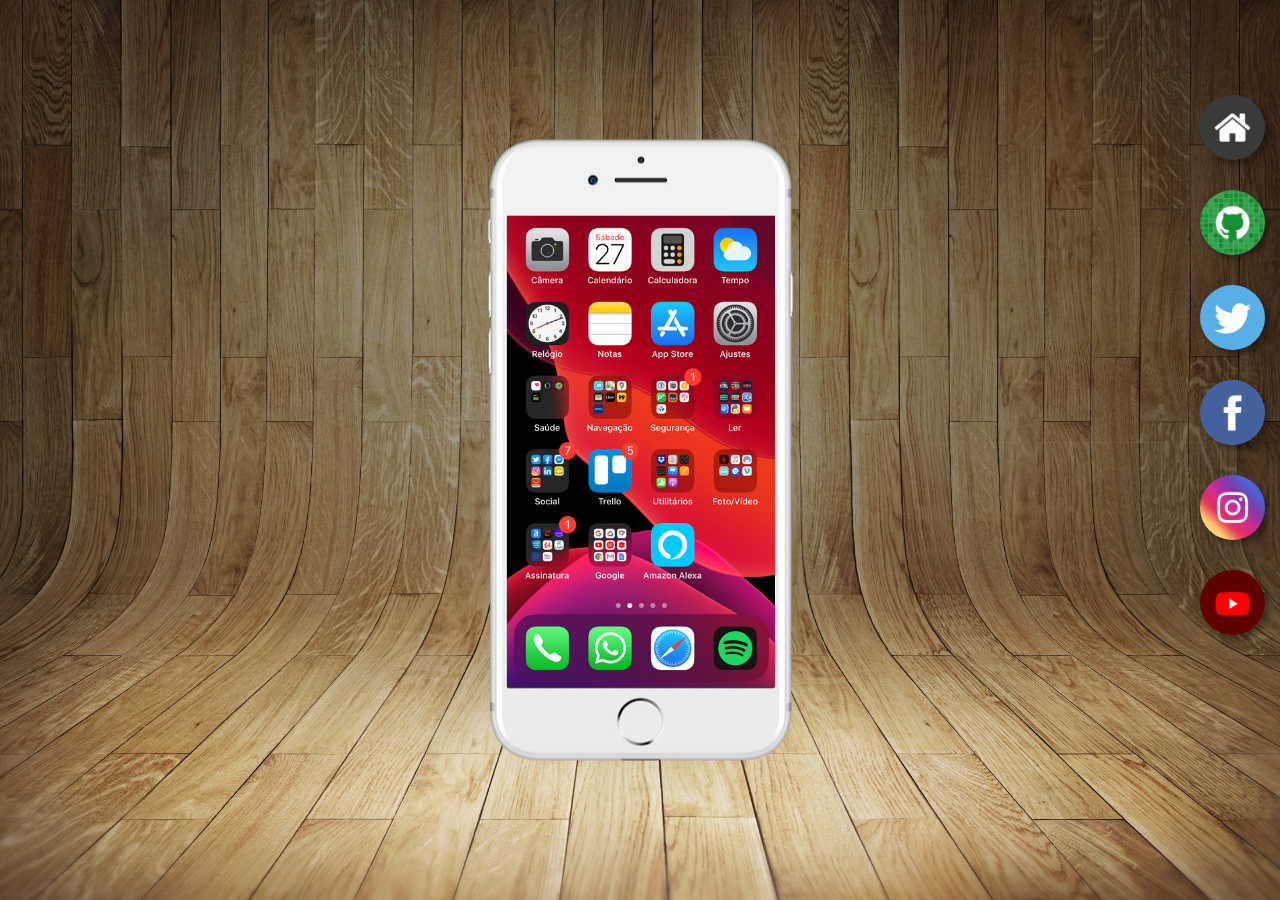
<file: index.html>
<!DOCTYPE html>
<html lang="pt-br">
<head>
    <meta charset="UTF-8">
    <meta http-equiv="X-UA-Compatible" content="IE=edge">
    <meta name="viewport" content="width=device-width, initial-scale=1.0">
    <link rel="shortcut icon" href="favicon.ico" type="image/x-icon">
    <link rel="stylesheet" href="css/style.css">
    <title>Rede sociais</title>
</head>
<body>
    <main>
        <section id="telefone">
            <iframe src="home.html" frameborder="0" class="frame" name="home"></iframe>
        </section>

        <section id="rede-social">
            <a href="home.html" target="home"><img src="imagens/logo-home.jpg" alt="" class="btn"></a>
            <a href="git.html" target="home"><img src="imagens/logo-github.jpg" alt="Logo do Github" class="btn"></a>
            <a href="twitter.html" target="home"><img src="imagens/logo-twitter.jpg" alt="Logo do Twitter" class="btn"></a>
            <a href="facebook.html" target="home"><img src="imagens/logo-facebook.jpg" alt="Logo do Facebook" class="btn"></a>
            <a href="insta.html" target="home"><img src="imagens/logo-instagram.jpg" alt="Logo do Instagram" class="btn"></a>
            <a href="youtube.html" target="home"><img src="imagens/logo-youtube.jpg" alt="Logo Youtube" class="btn"></a>
        </section>
    </main>
</body>
</html>
</file>
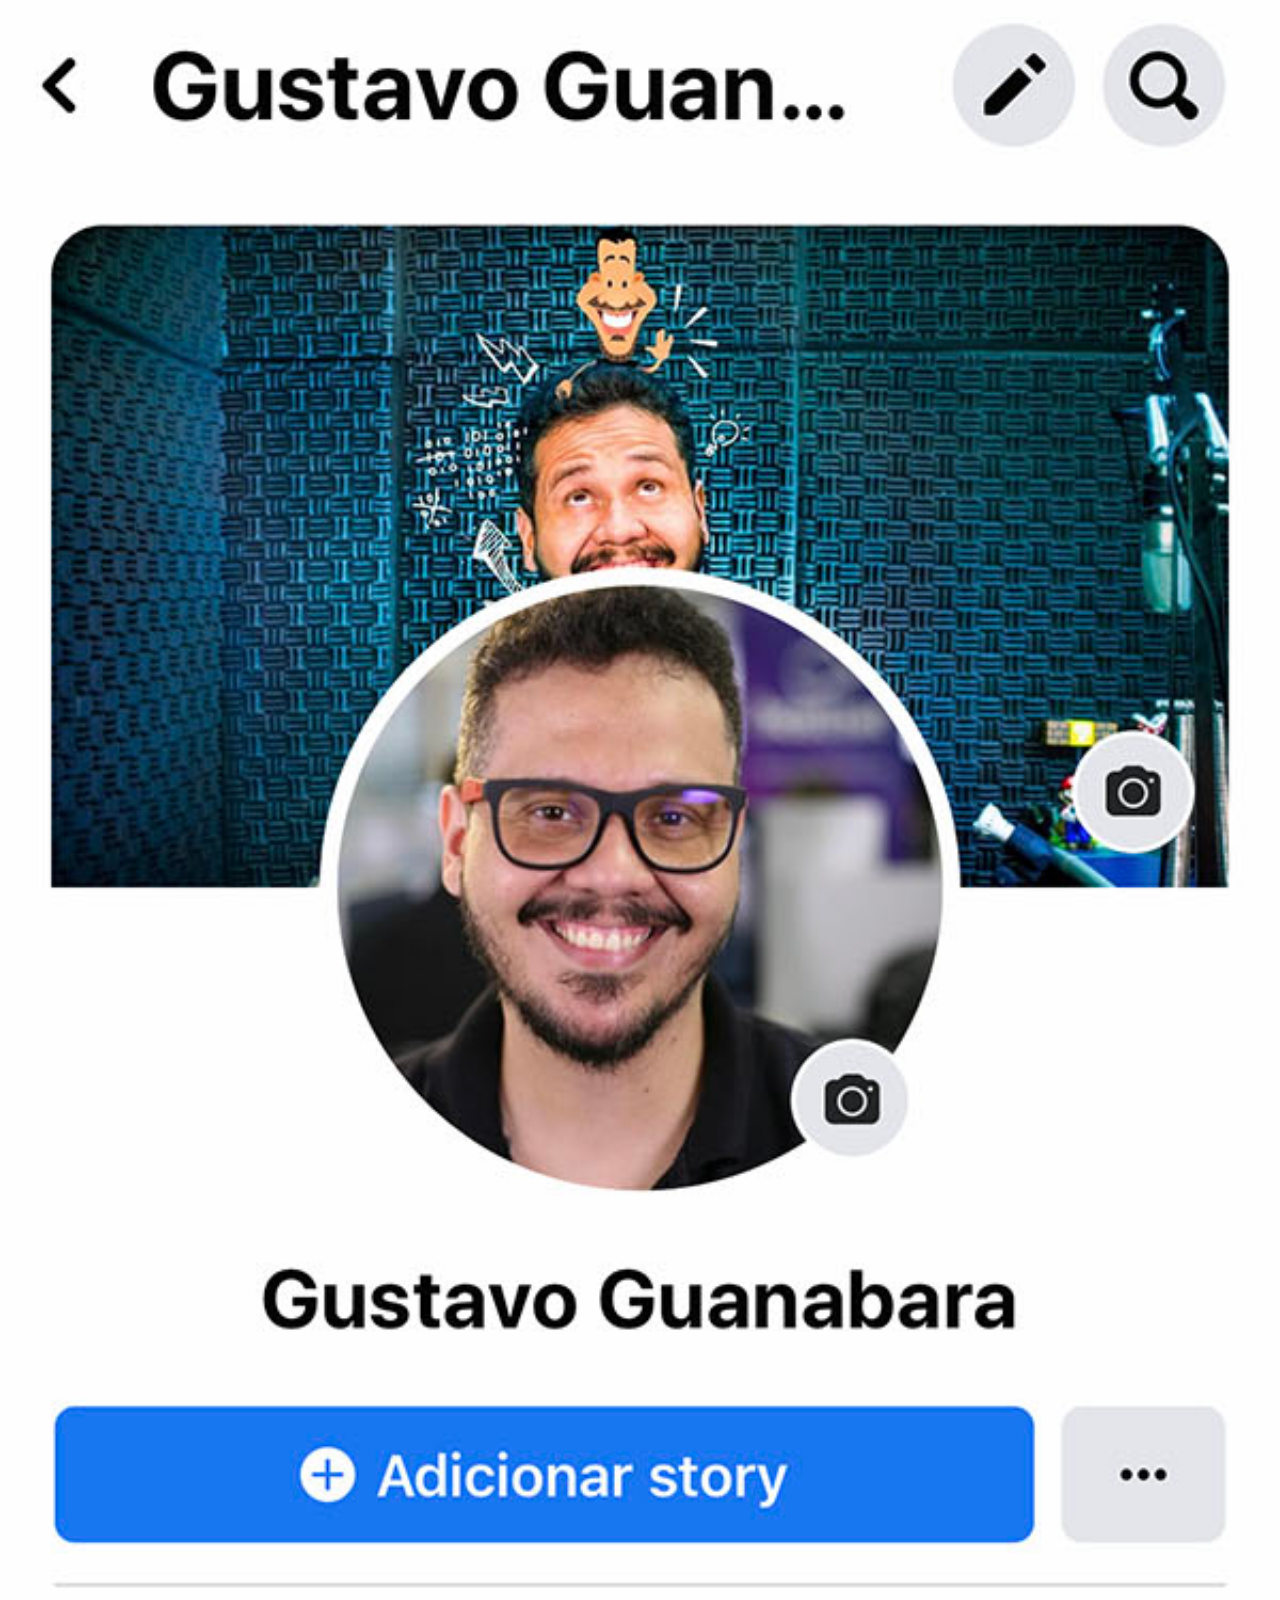
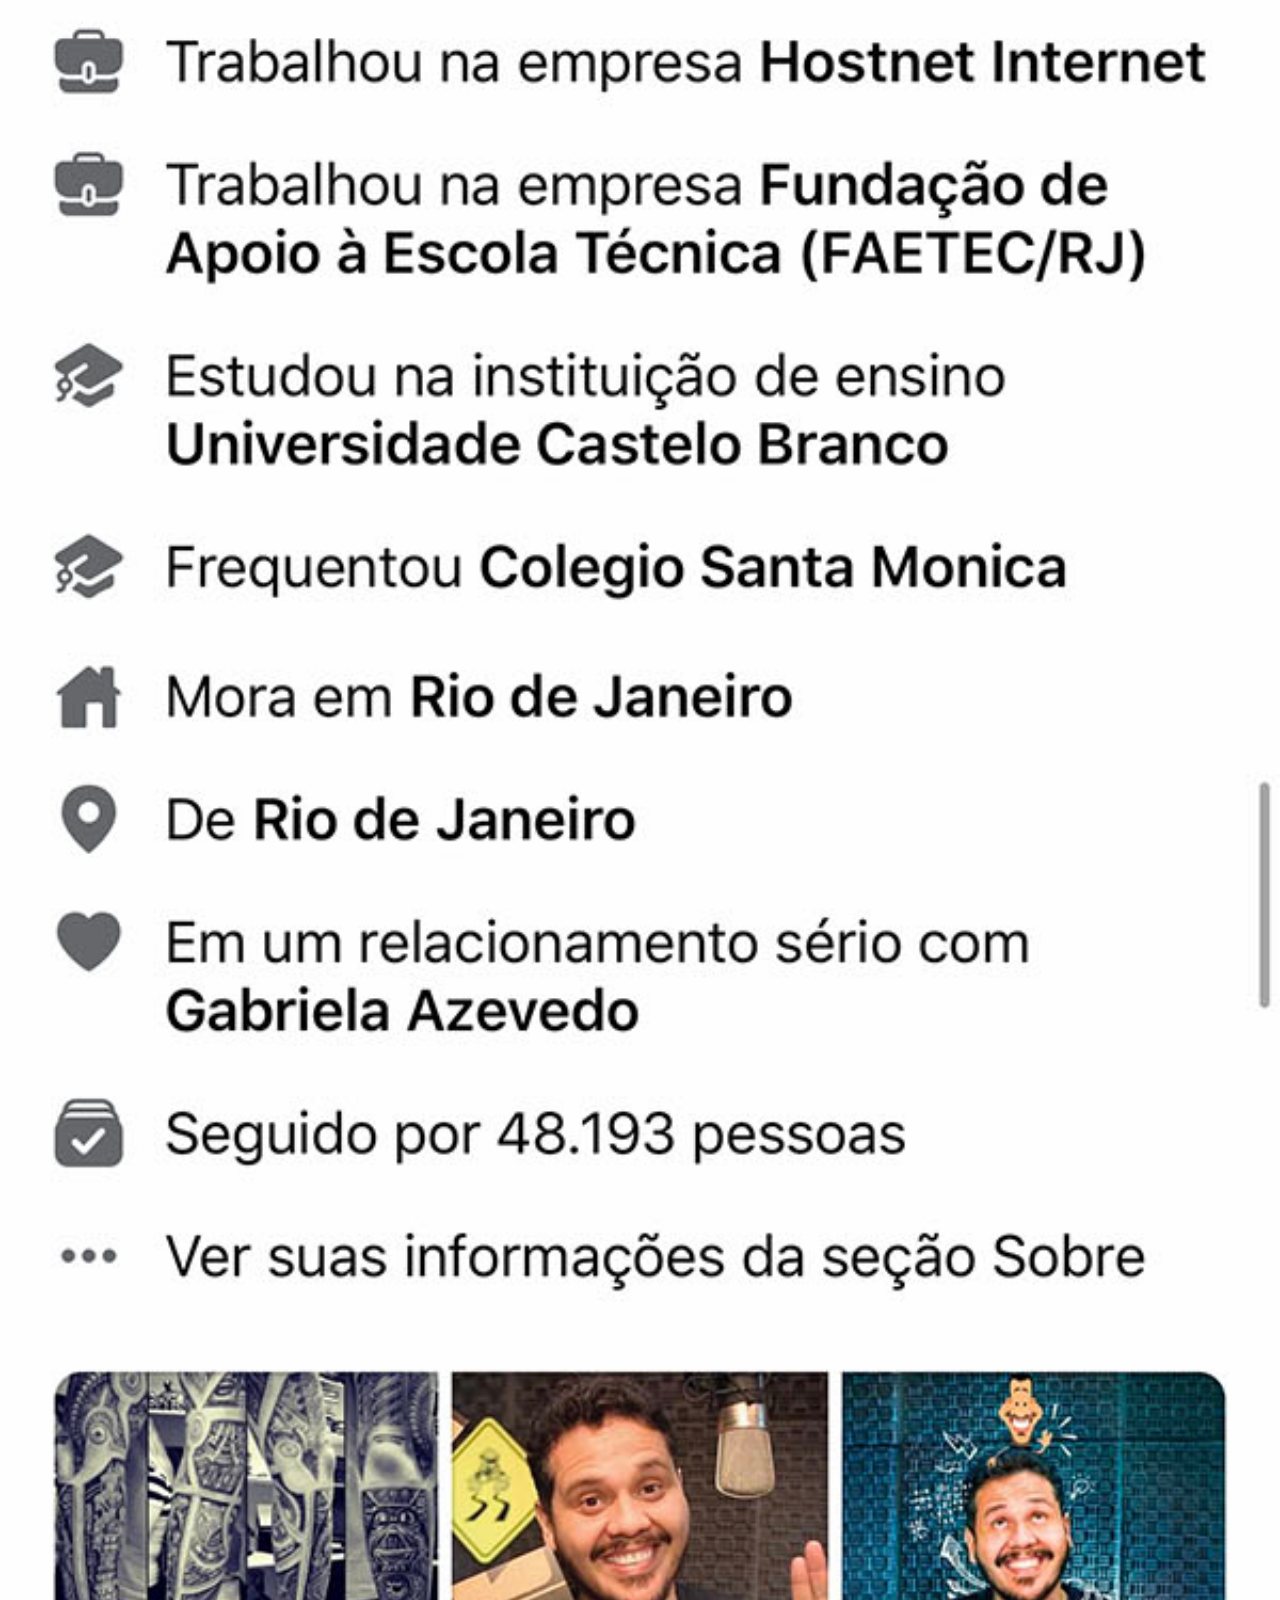
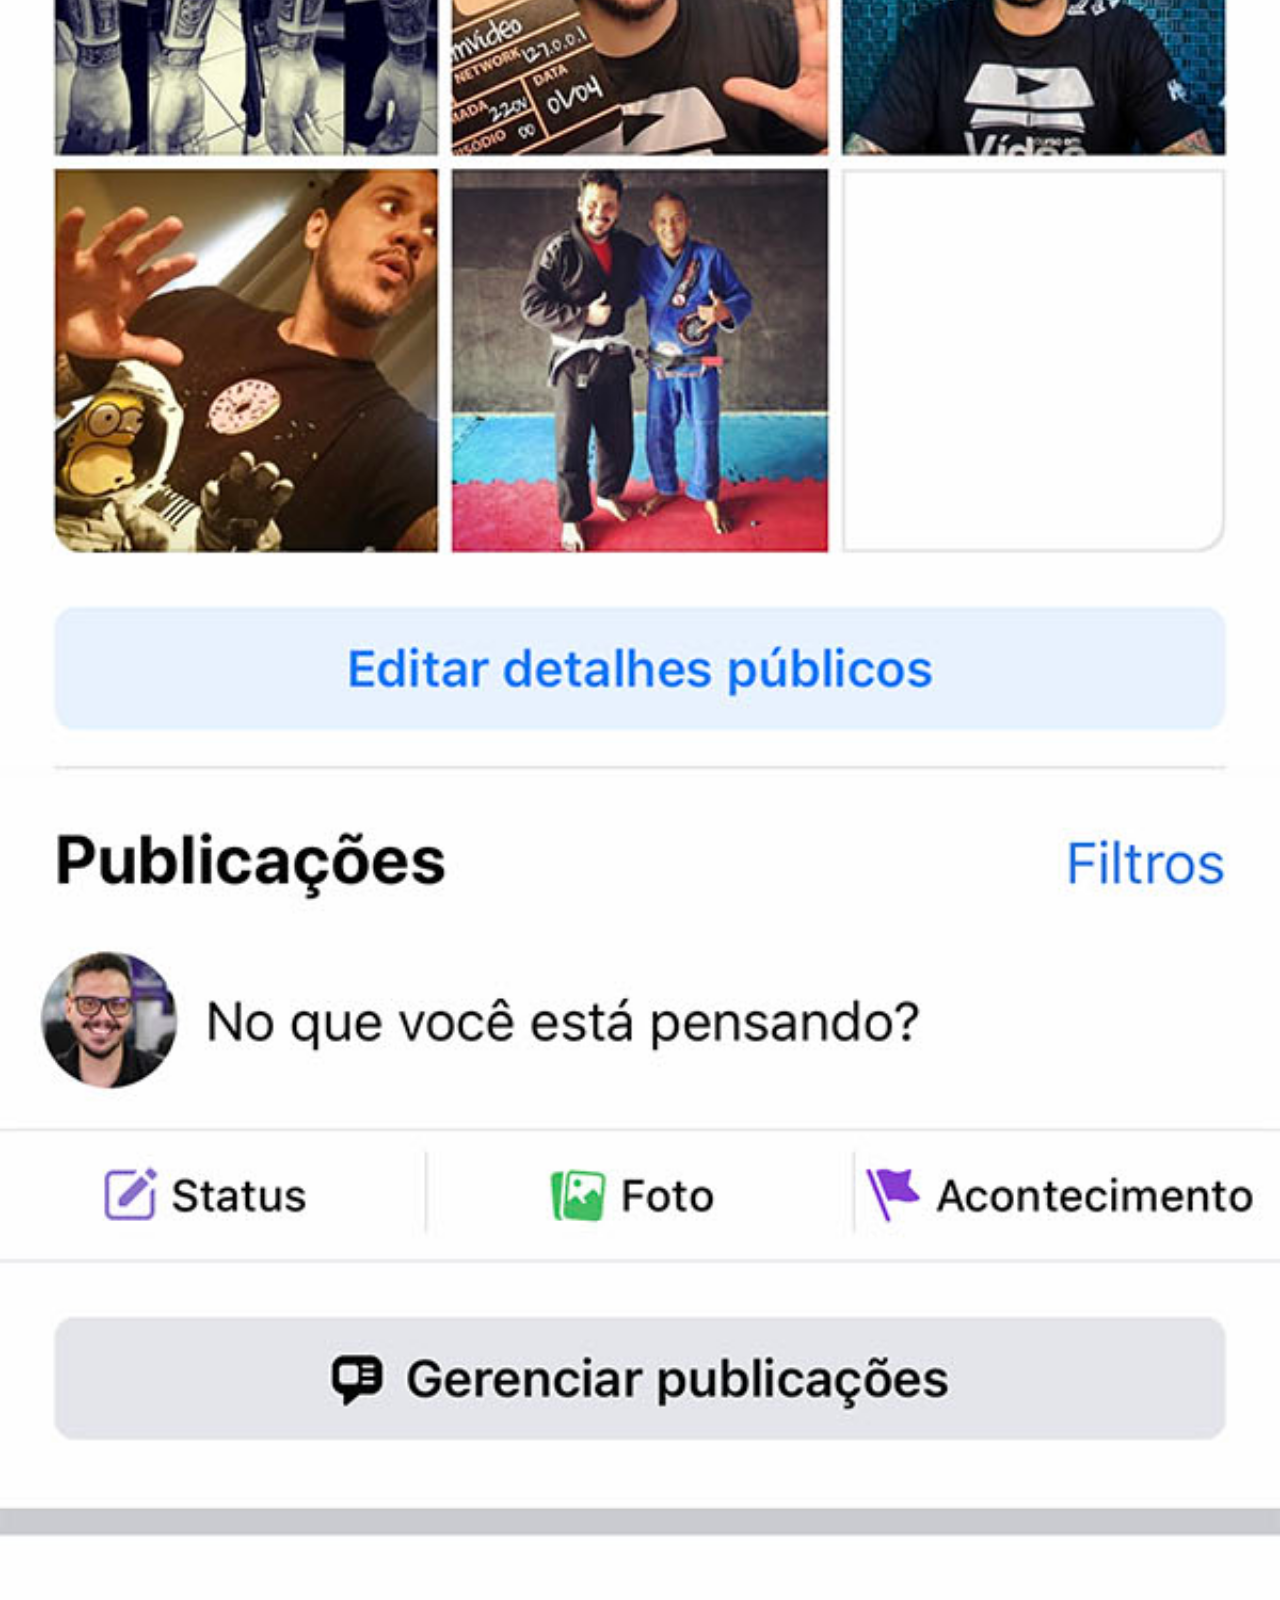
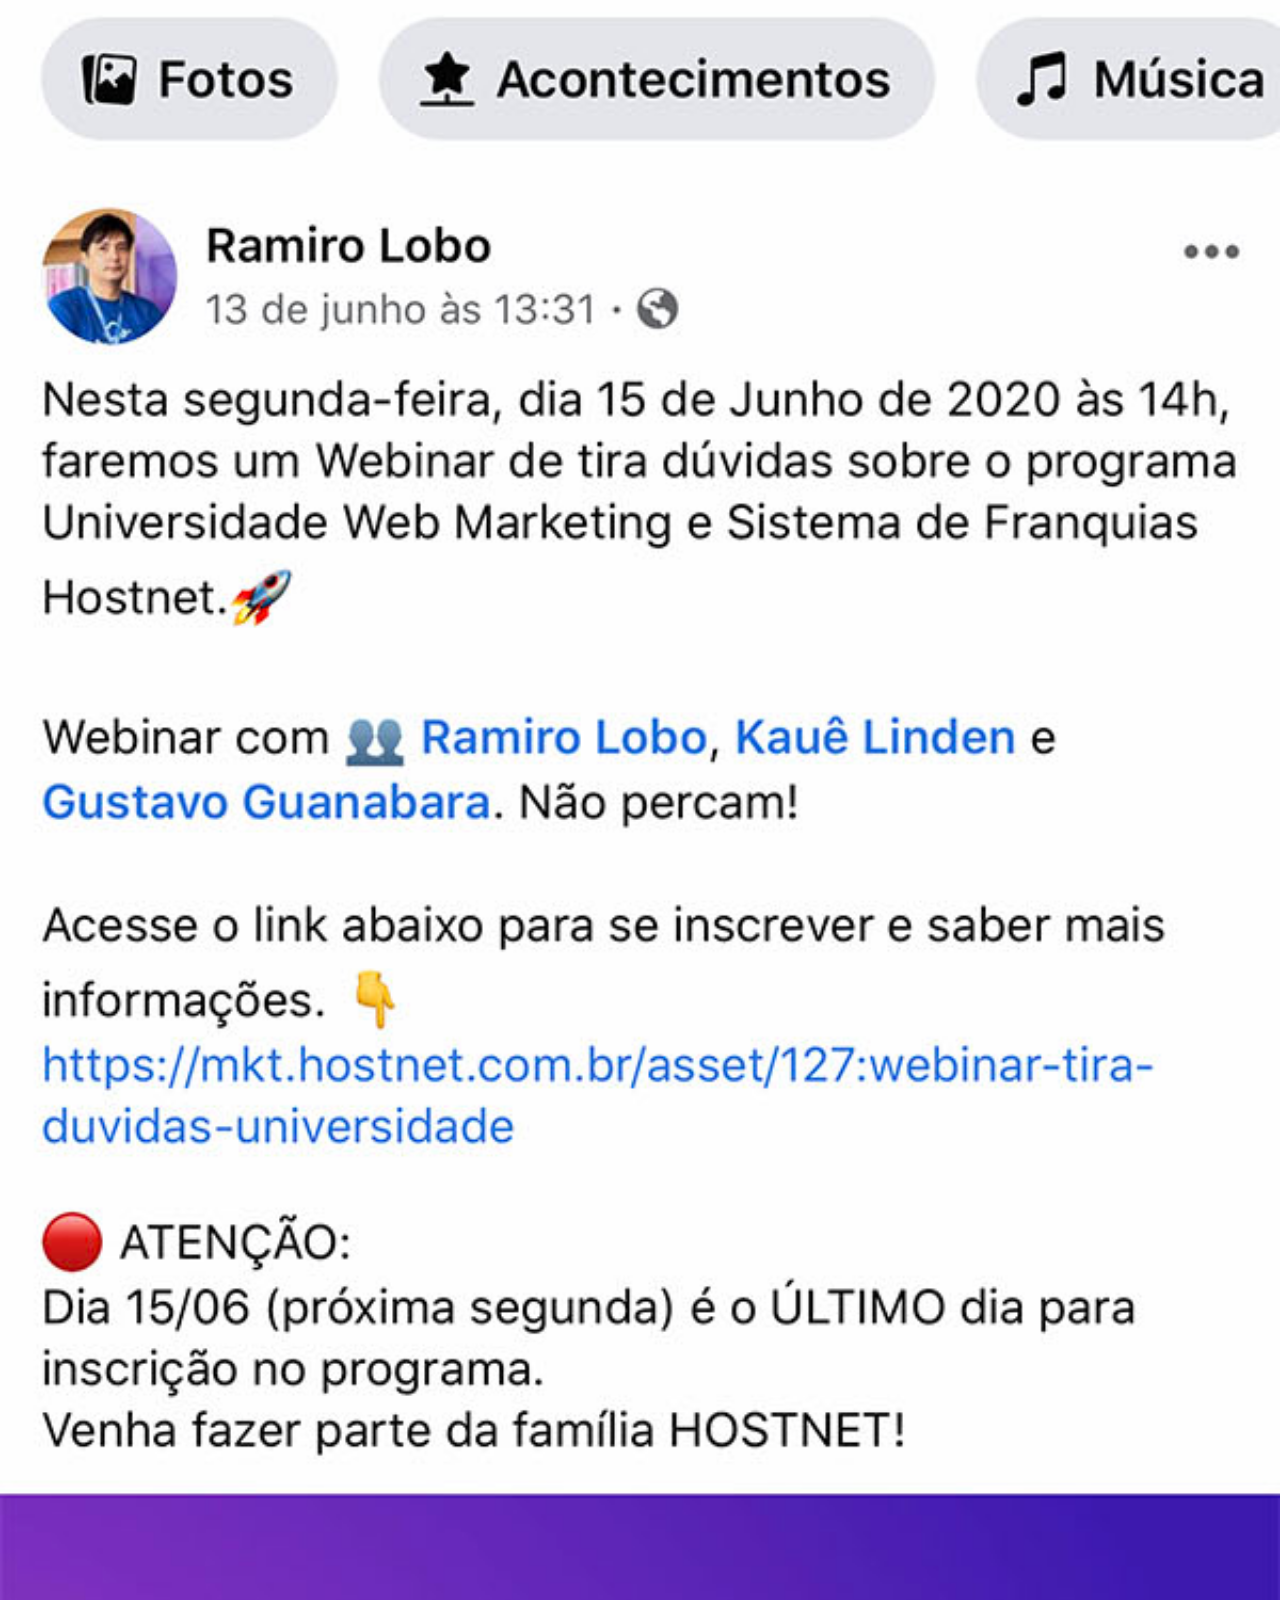
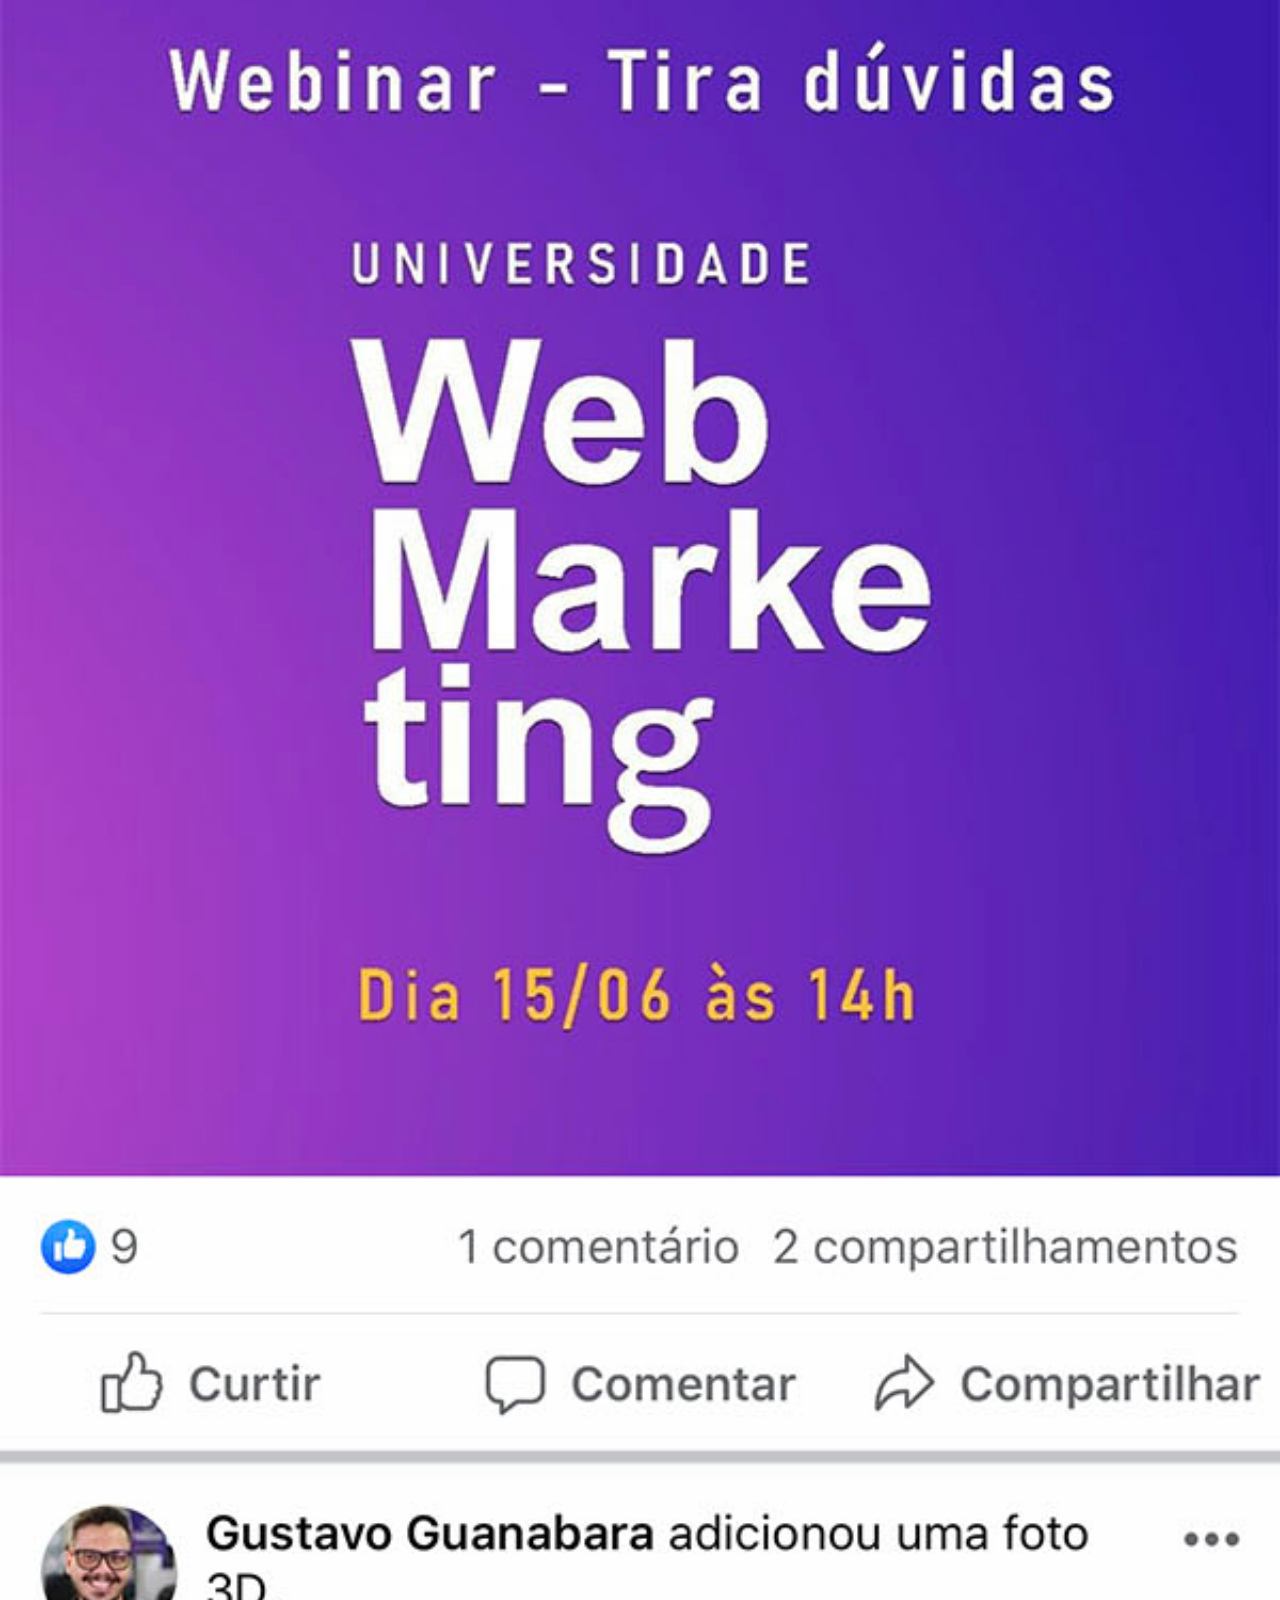
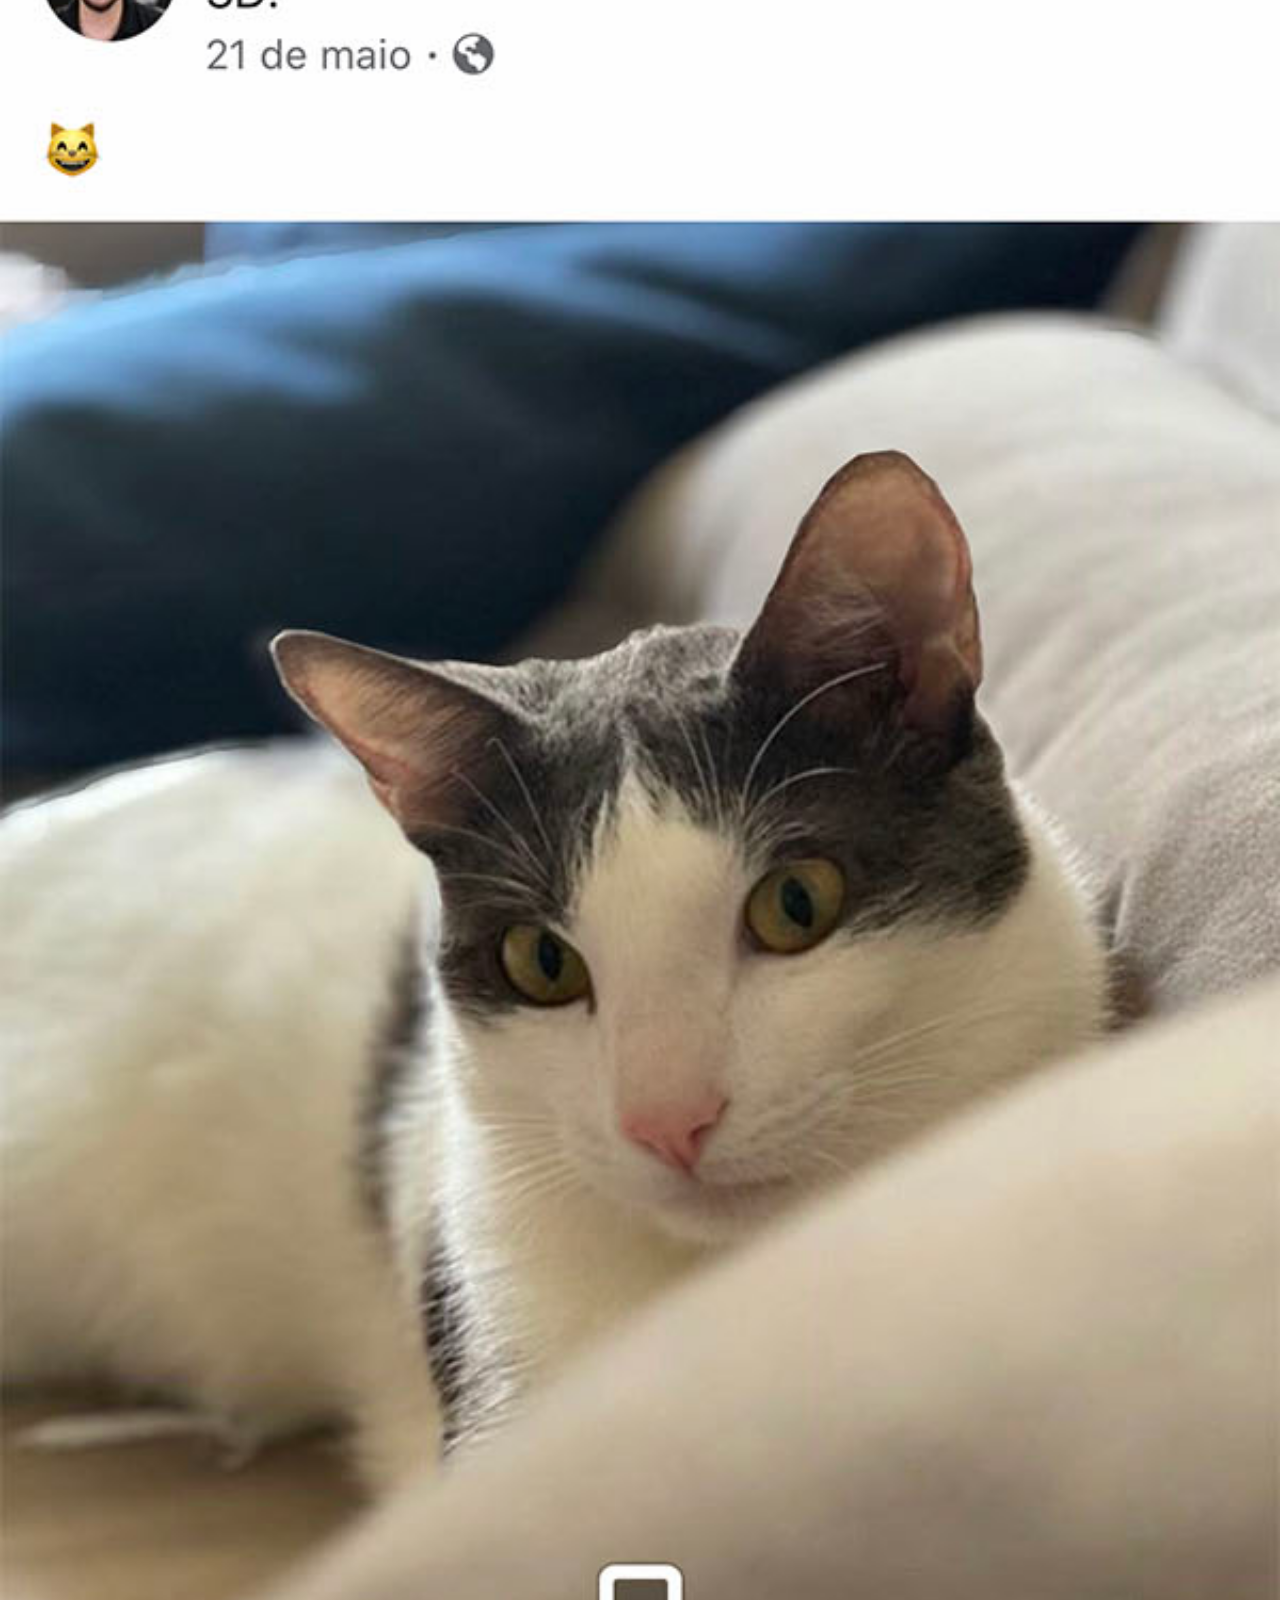
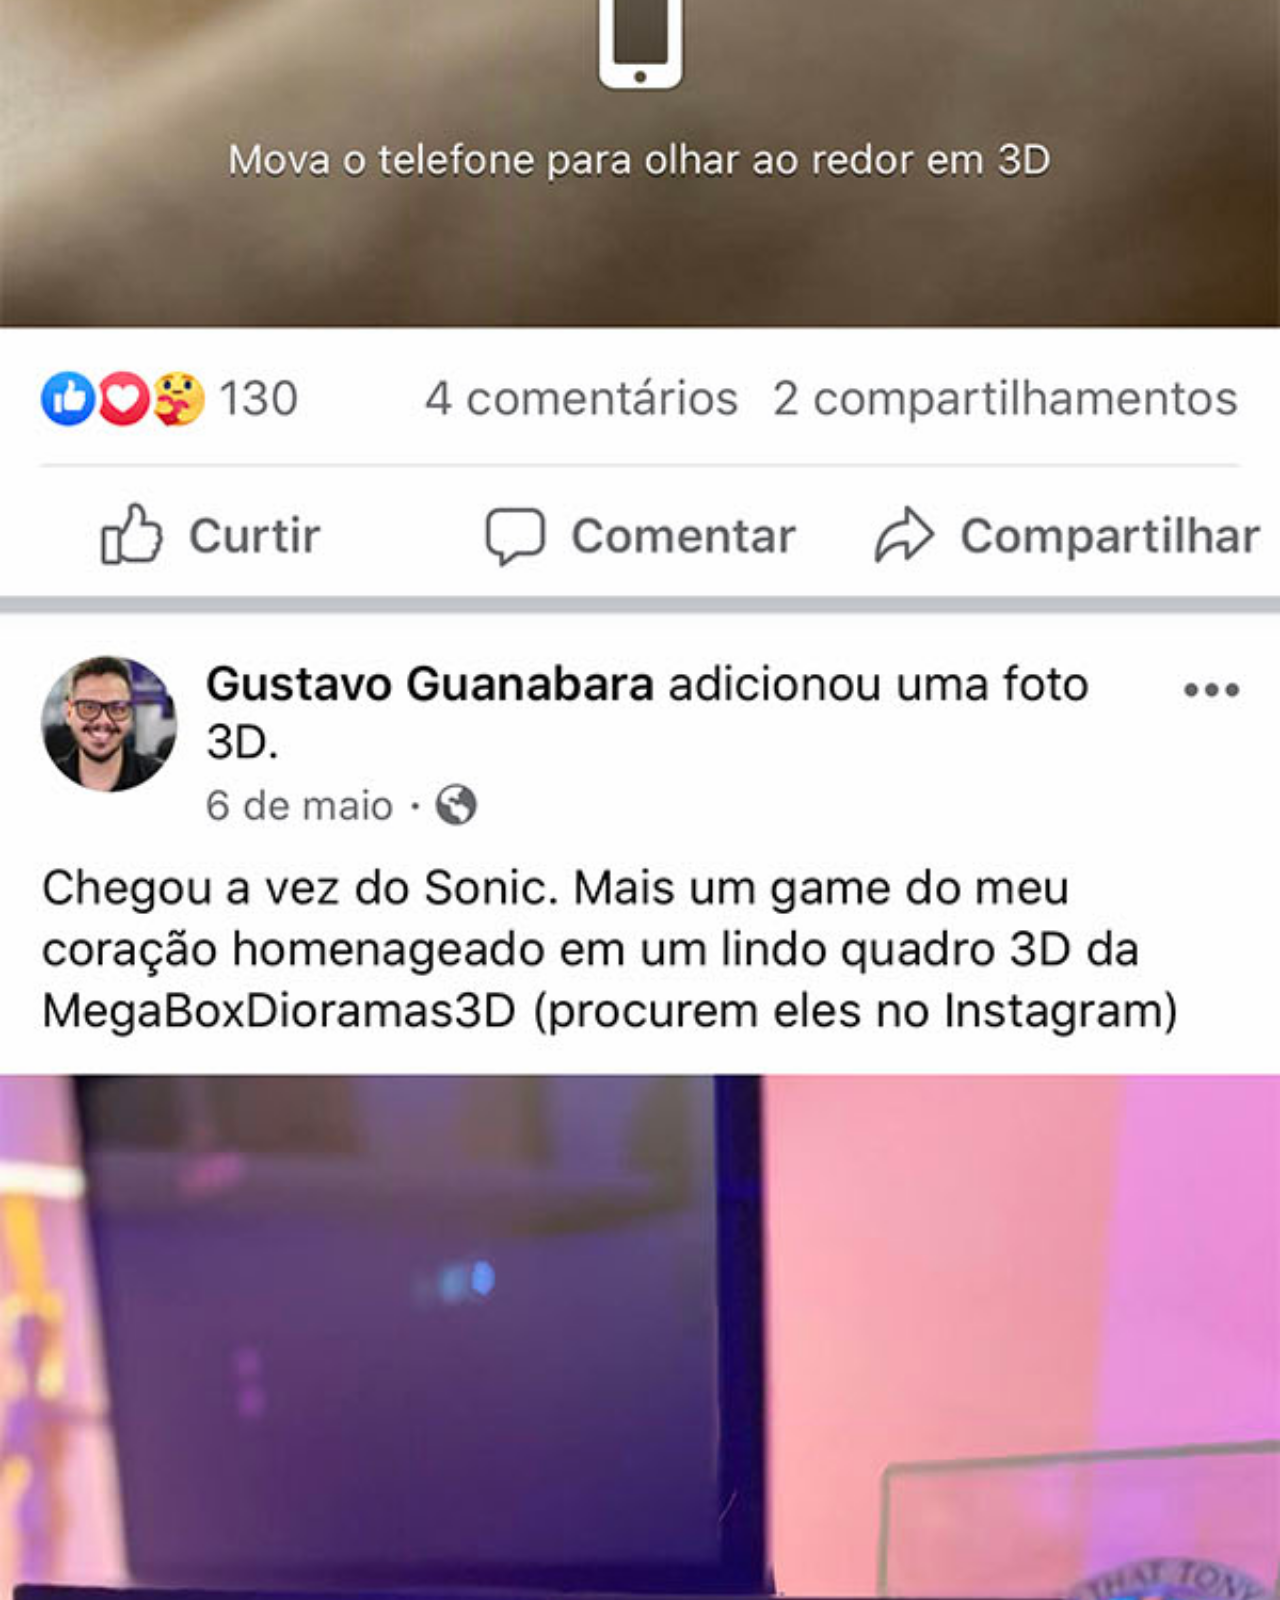
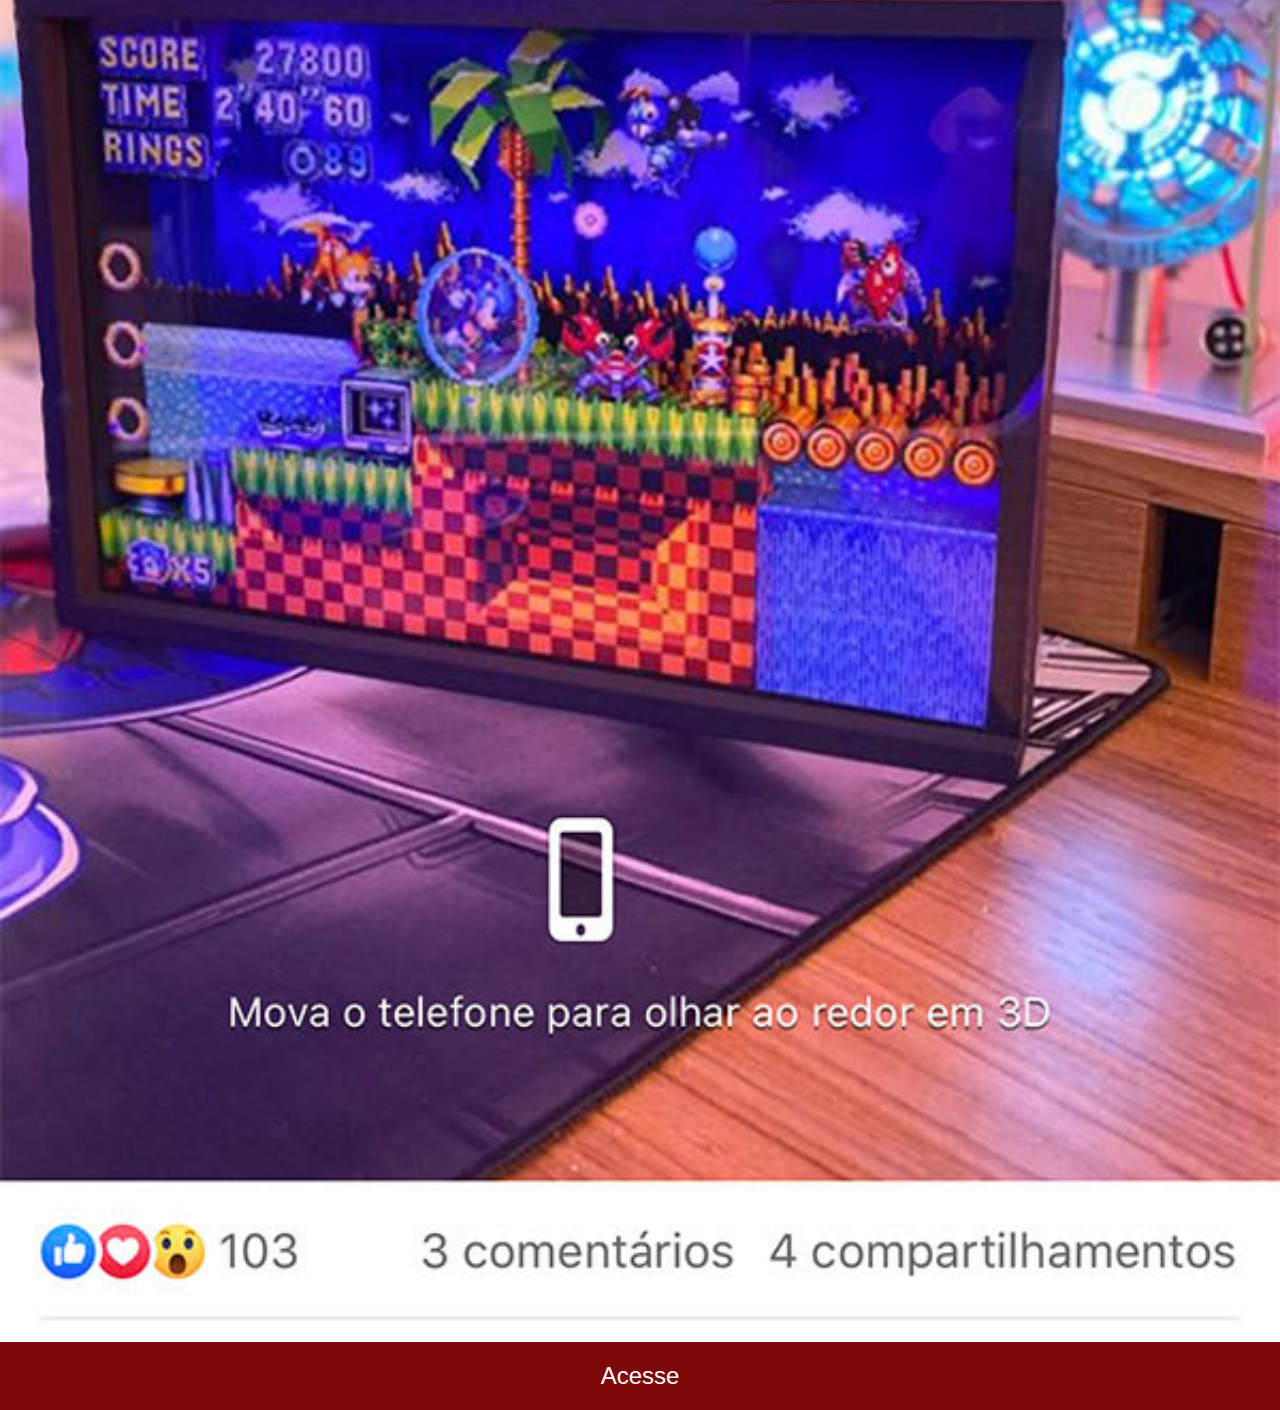
<file: facebook.html>
<!DOCTYPE html>
<html lang="pt-br">
<head>
    <meta charset="UTF-8">
    <meta http-equiv="X-UA-Compatible" content="IE=edge">
    <meta name="viewport" content="width=device-width, initial-scale=1.0">
    <link rel="stylesheet" href="css/social.css">
    <title>Facebook</title>
</head>
<body>
    <img src="imagens/tela-facebook.jpg" alt="Facebook">
    <a href="https://www.facebook.com/augusto.andre1985" target="_blank">Acesse</a>
</body>
</html>
</file>
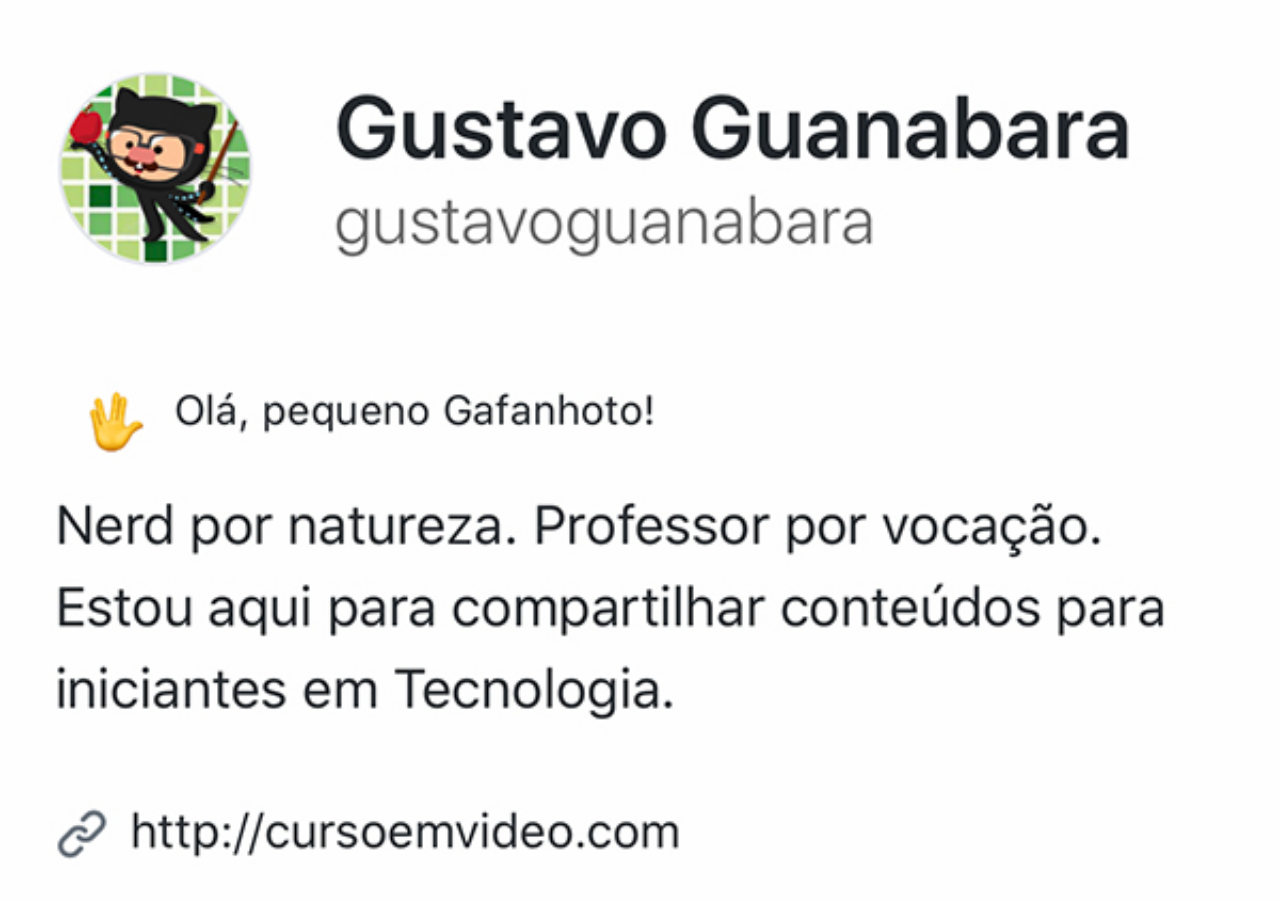
<file: git.html>
<!DOCTYPE html>
<html lang="pt-br">
<head>
    <meta charset="UTF-8">
    <meta http-equiv="X-UA-Compatible" content="IE=edge">
    <meta name="viewport" content="width=device-width, initial-scale=1.0">
    <title>Git</title>
</head>
<style>
    * {
        margin: 0px;
        padding: 0px;
    }

    body {
        height: 100vh;
        width: 100vw;
        background-image: url('imagens/tela-github.jpg');
        background-repeat: no-repeat;
        background-position: top center;
        background-size: cover;
    }
</style>
<body>
    
</body>
</html>
</file>
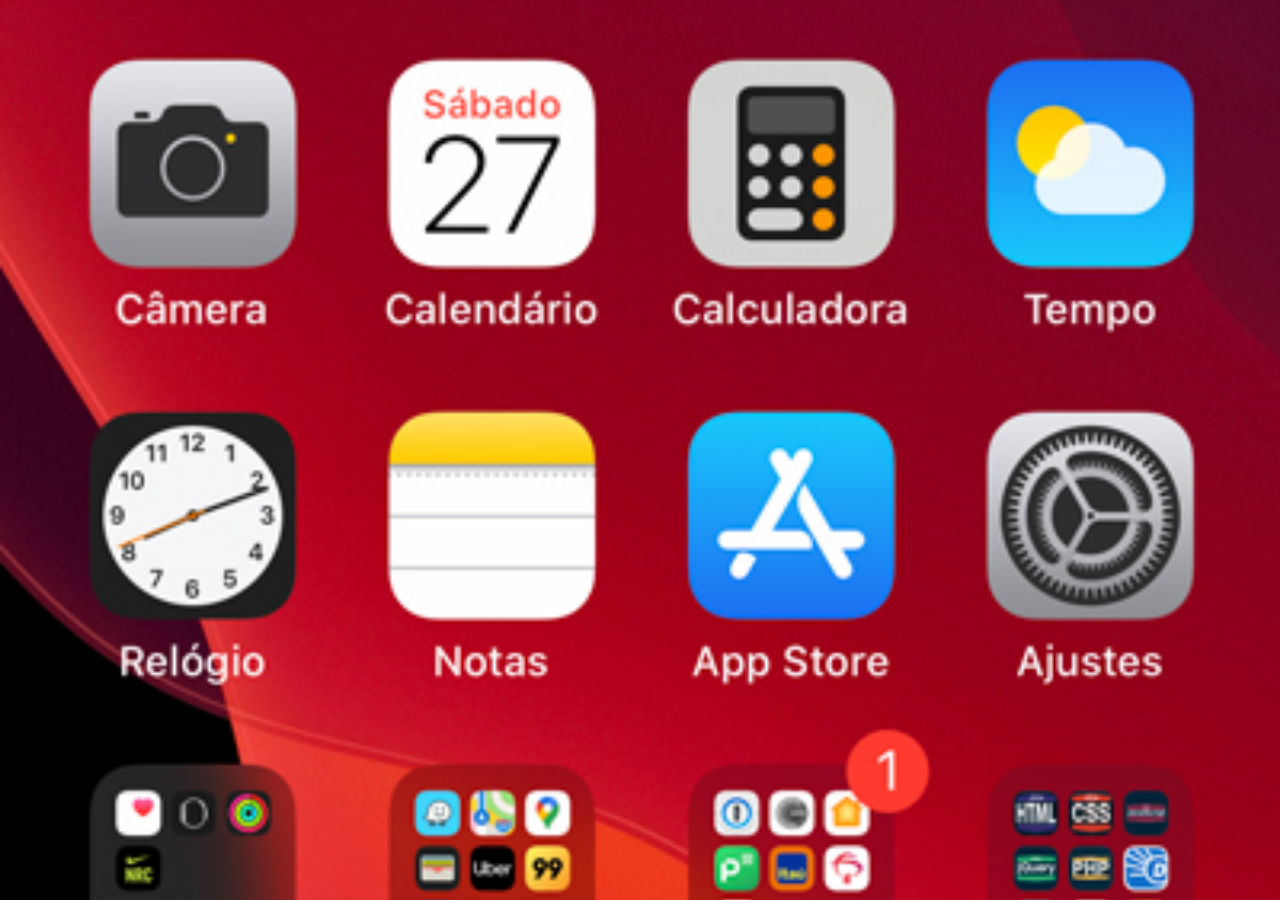
<file: home.html>
<!DOCTYPE html>
<html lang="pt-br">
<head>
    <meta charset="UTF-8">
    <meta http-equiv="X-UA-Compatible" content="IE=edge">
    <meta name="viewport" content="width=device-width, initial-scale=1.0">
    <title>Home</title>
</head>
<style>
    * {
        margin: 0px;
        padding: 0px;
    }

    body {
        height: 100vh;
        width: 100vw;
        background-image: url(imagens/tela-home.jpg);
        background-repeat: no-repeat;
        background-position: top center;
        background-size: cover;
    }
</style>
<body>
    
</body>
</html>
</file>
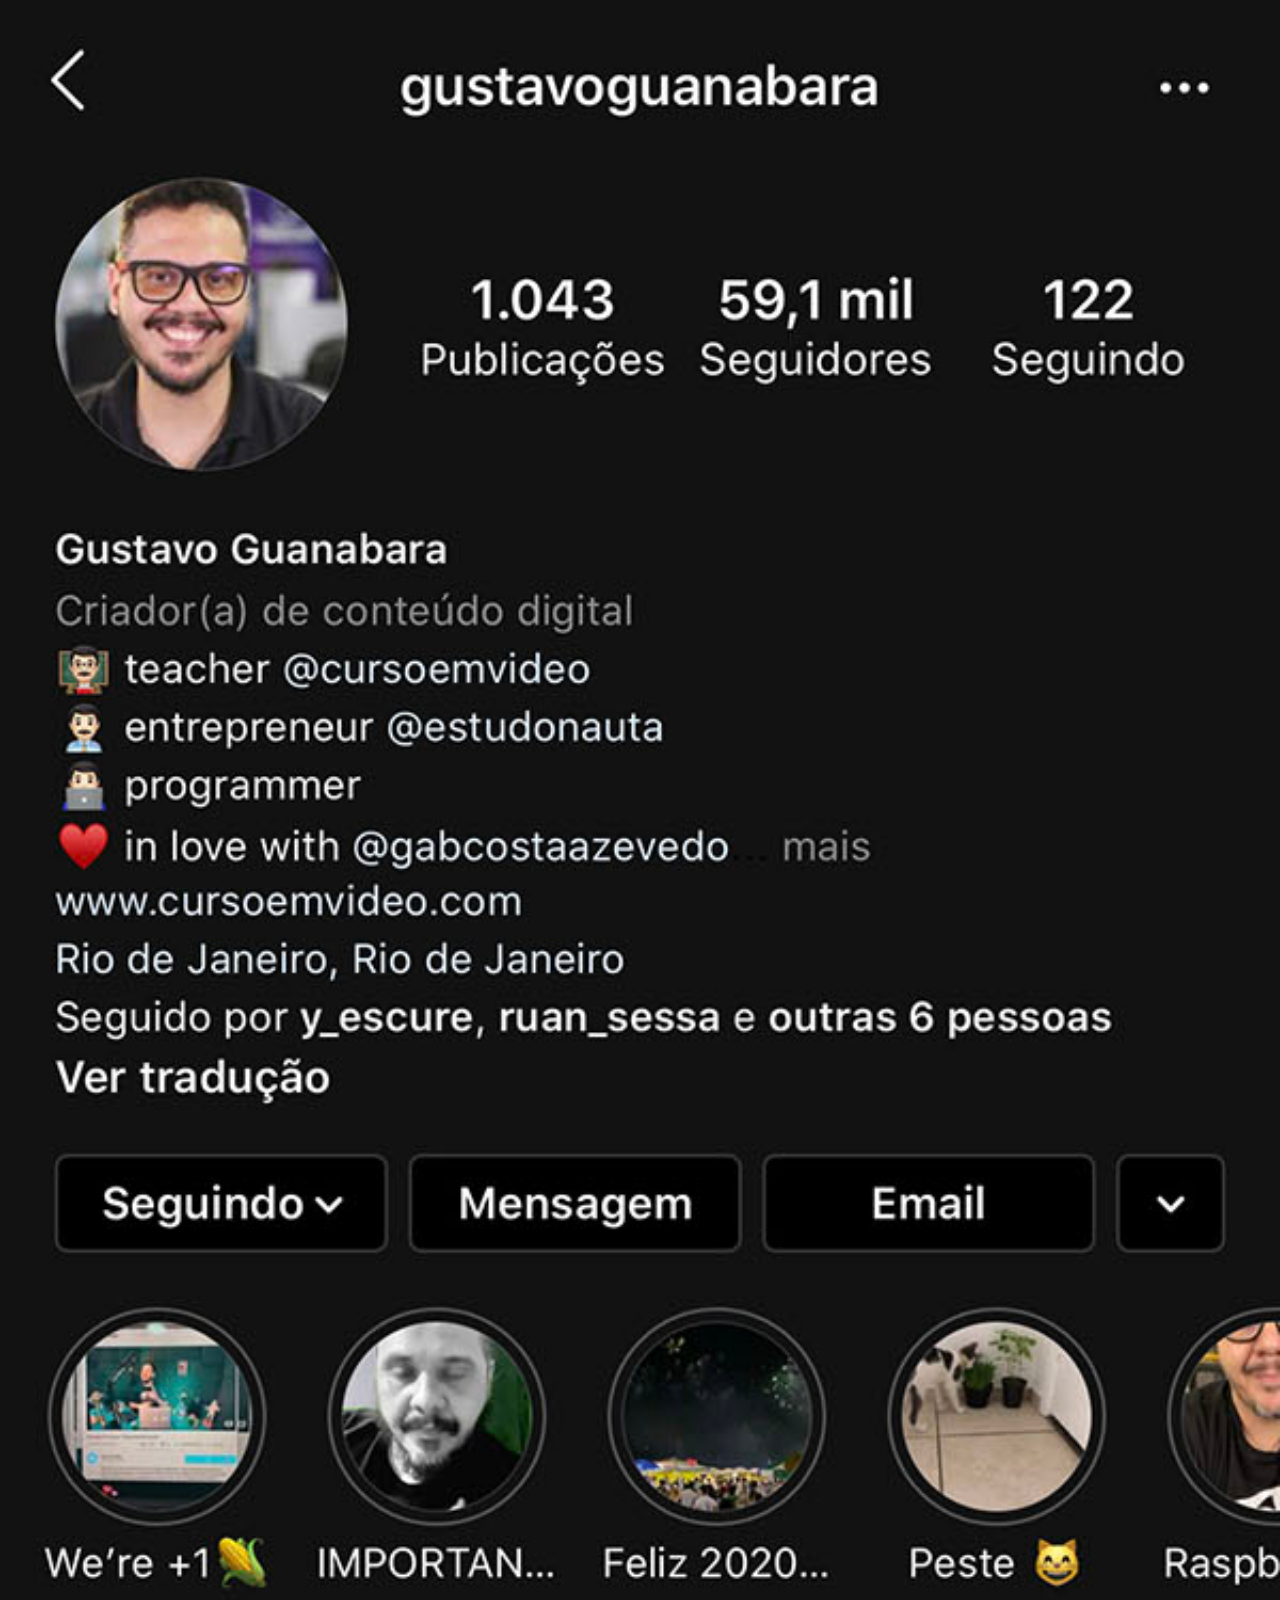
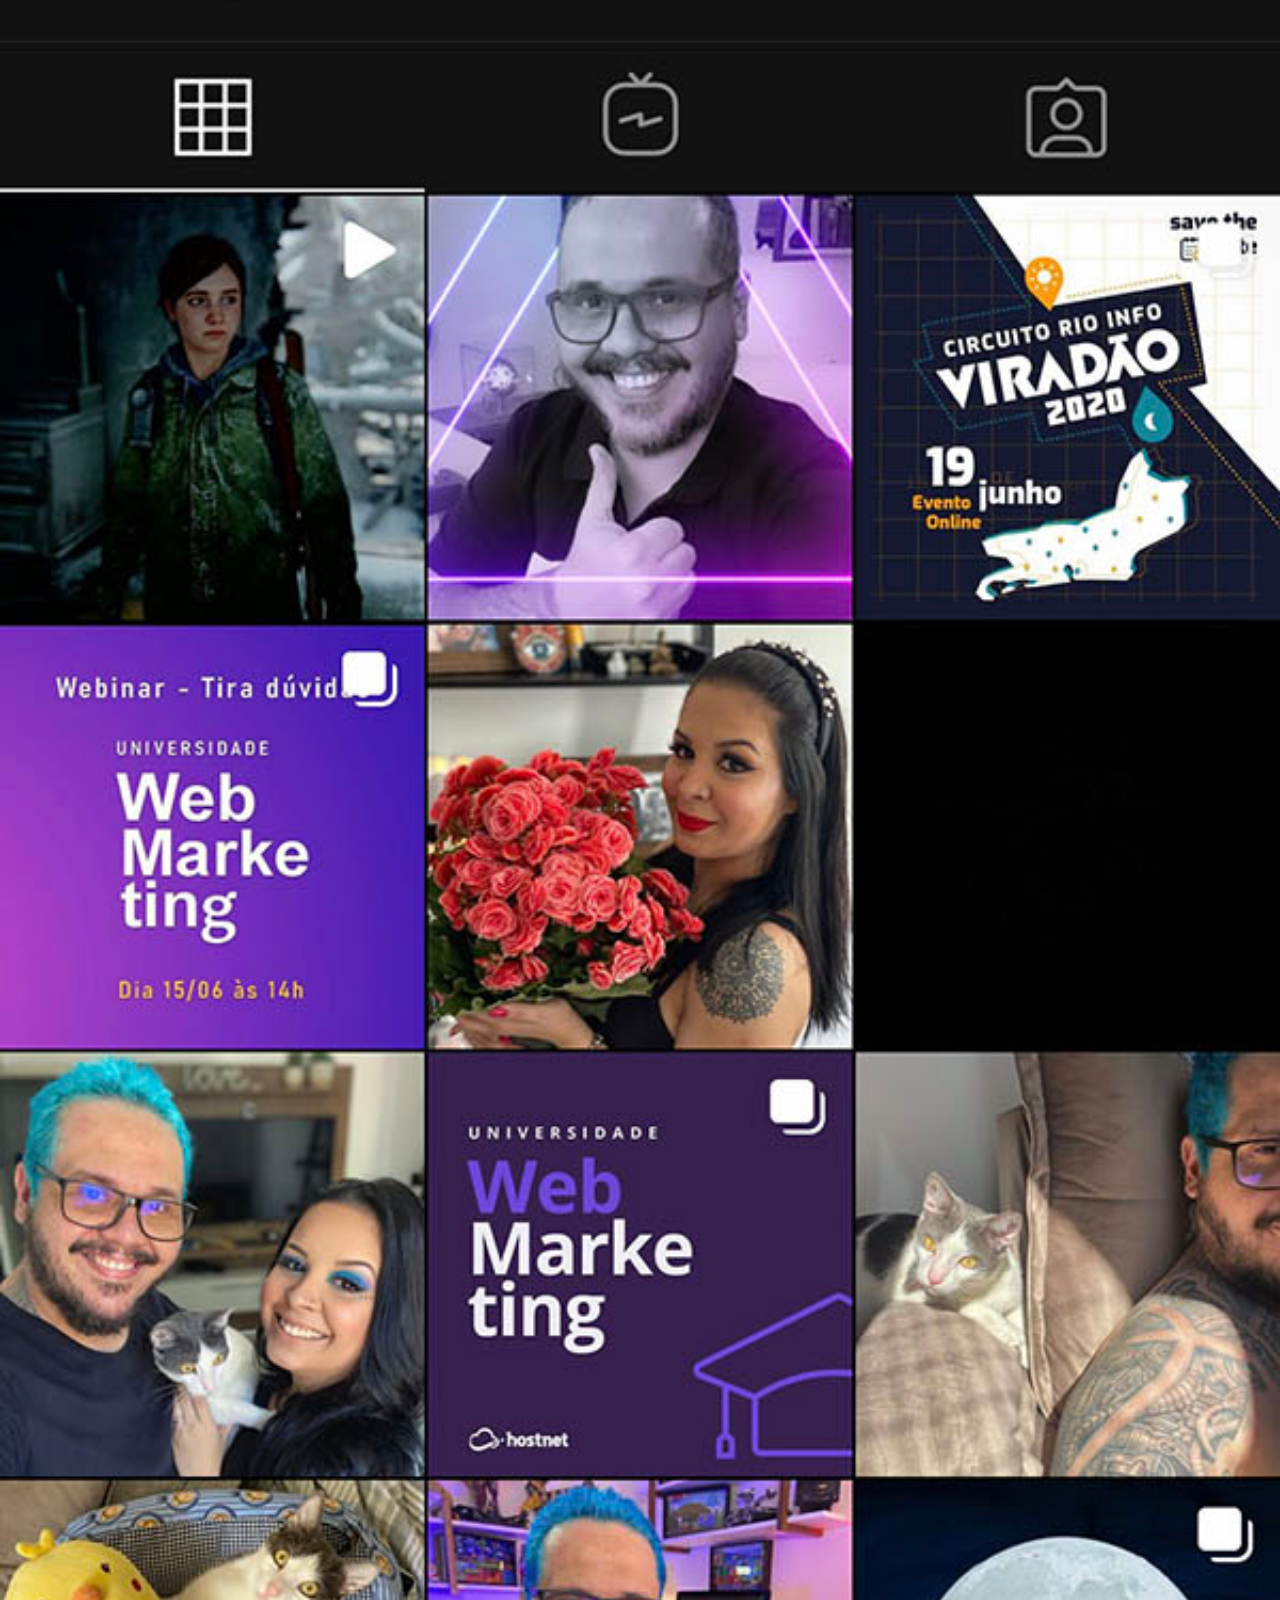
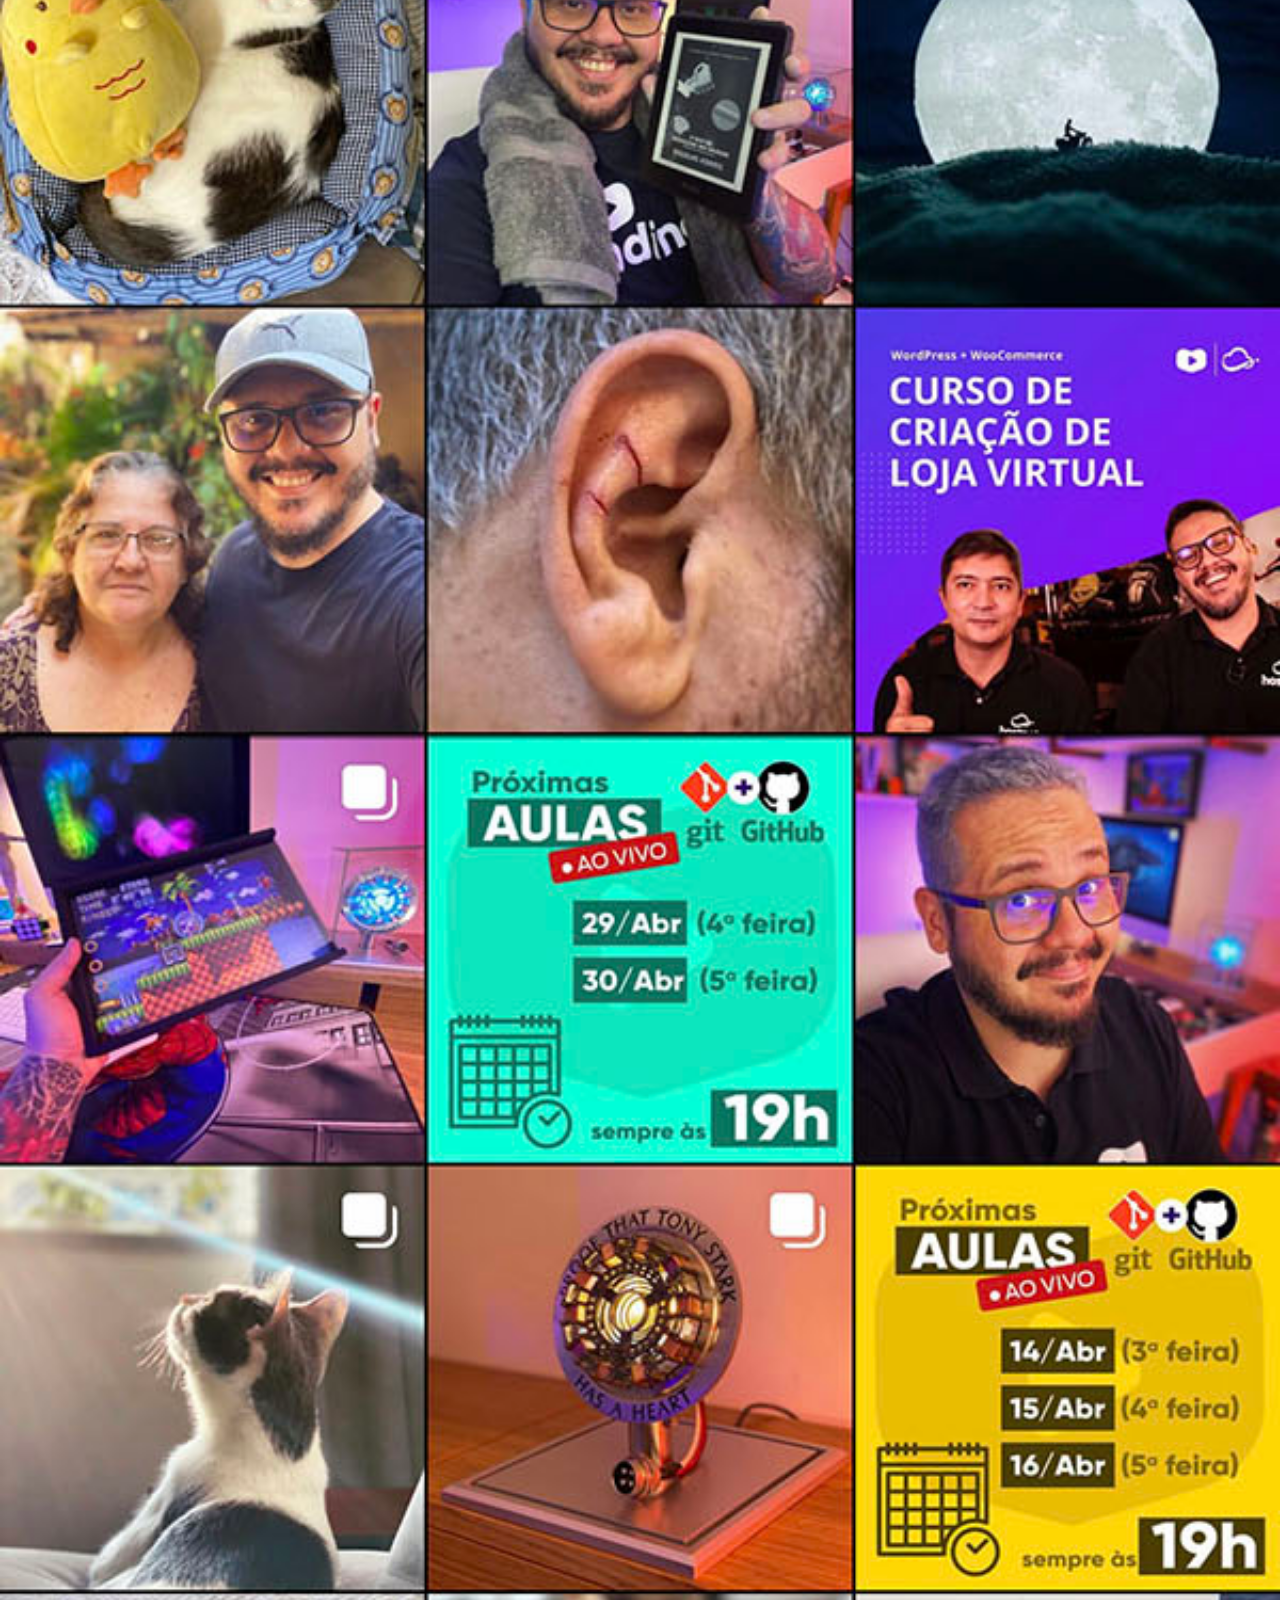
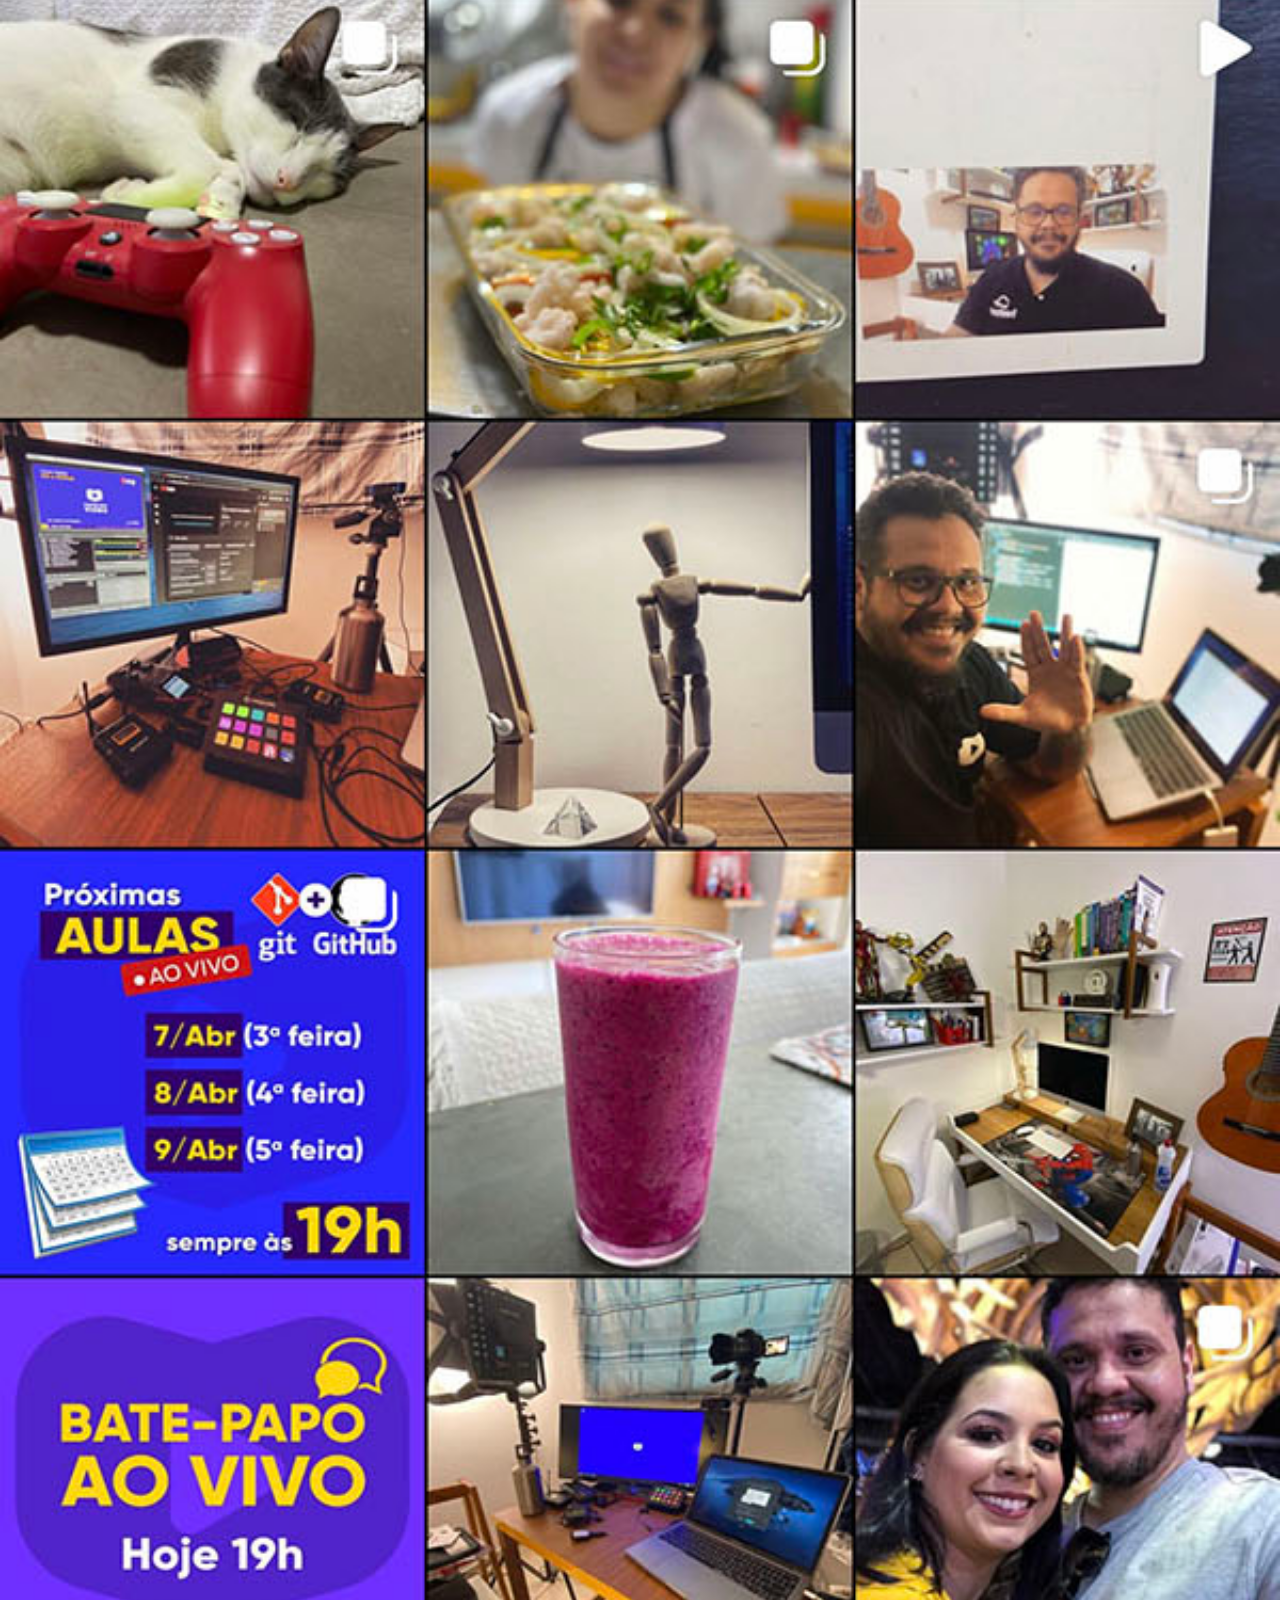
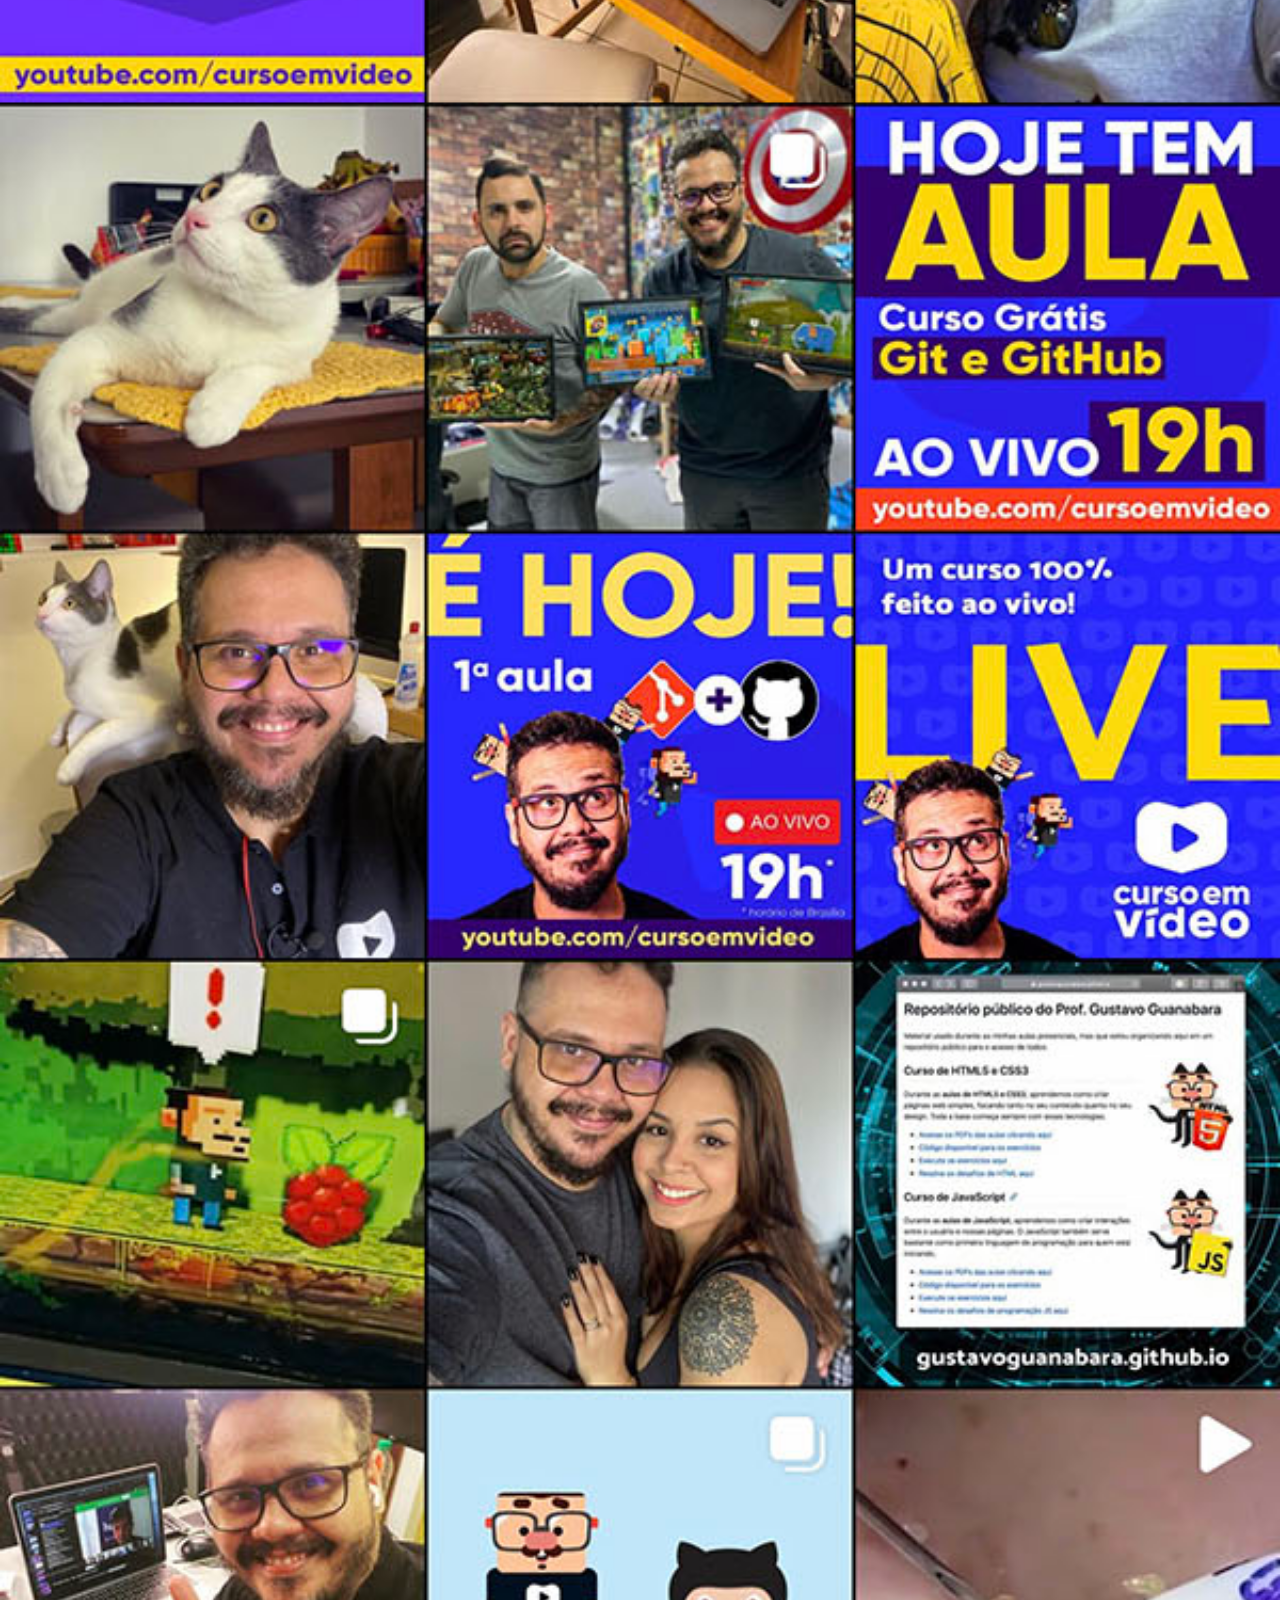
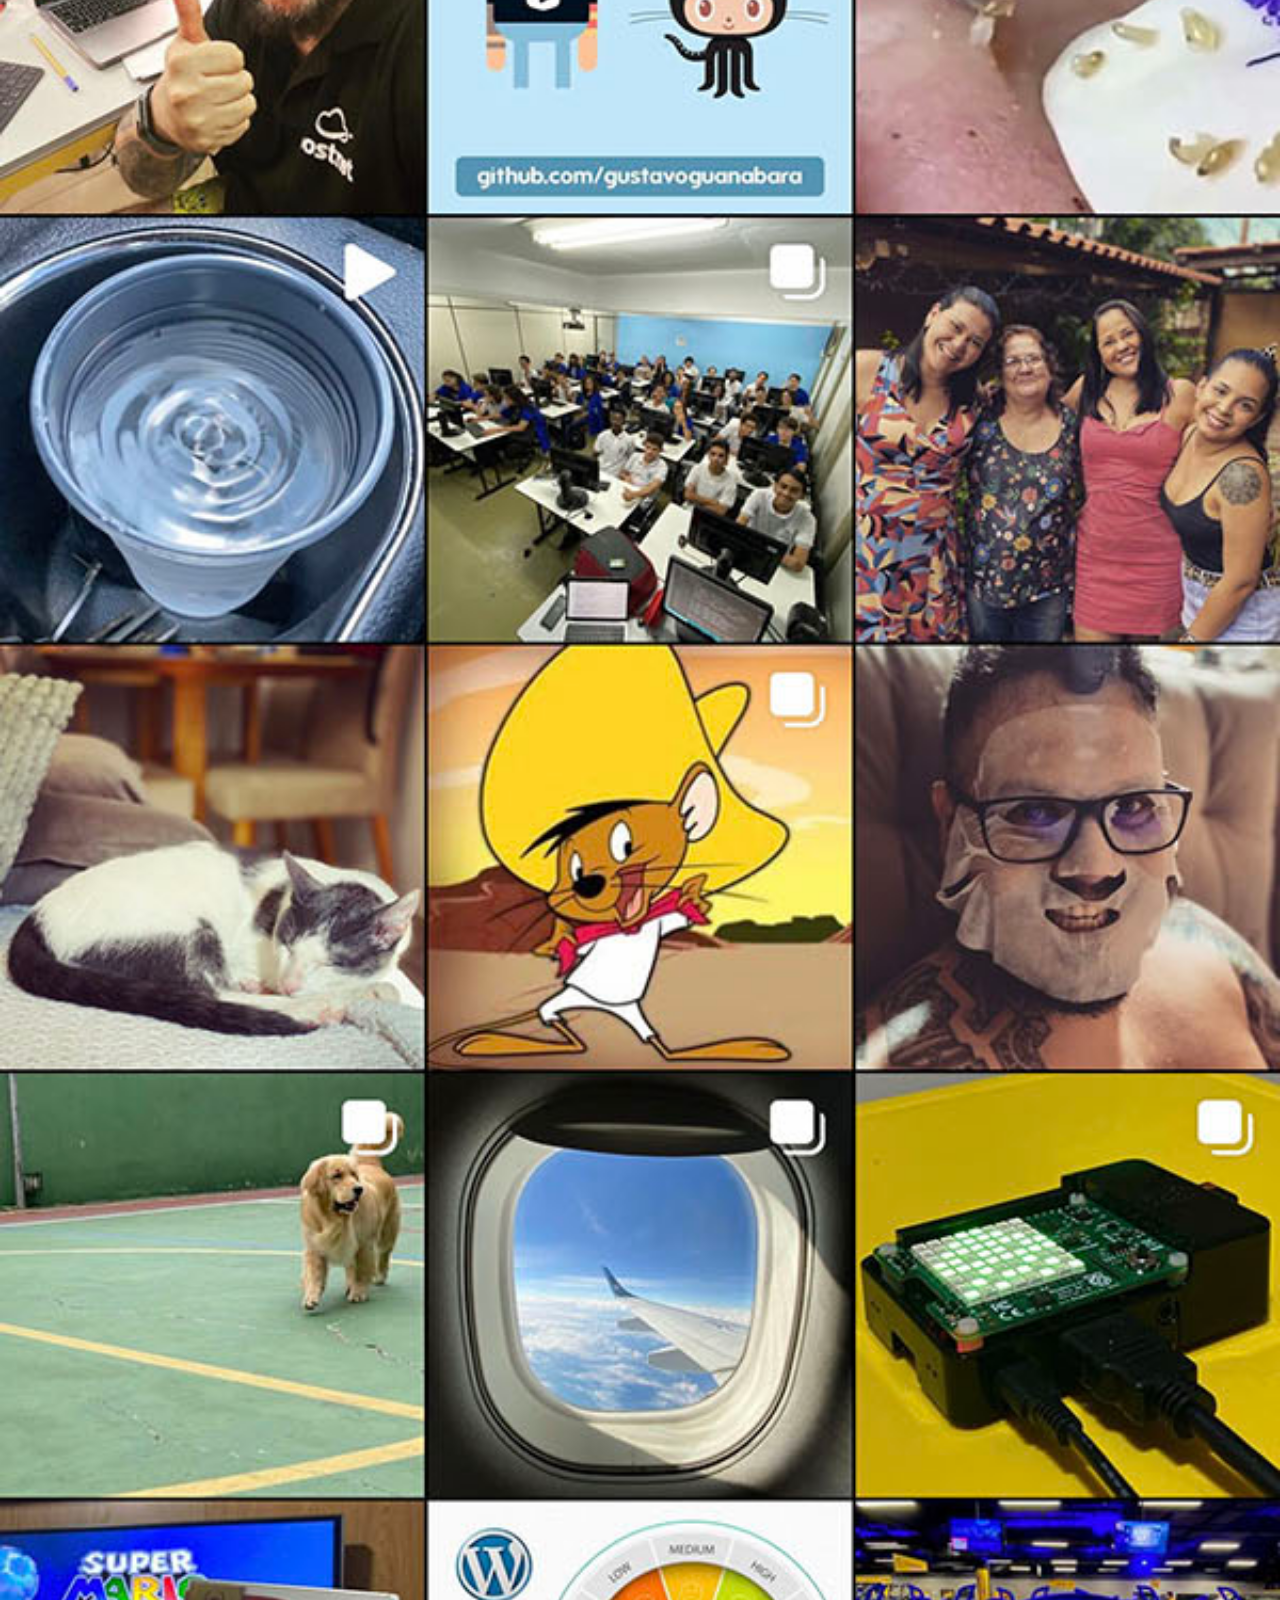
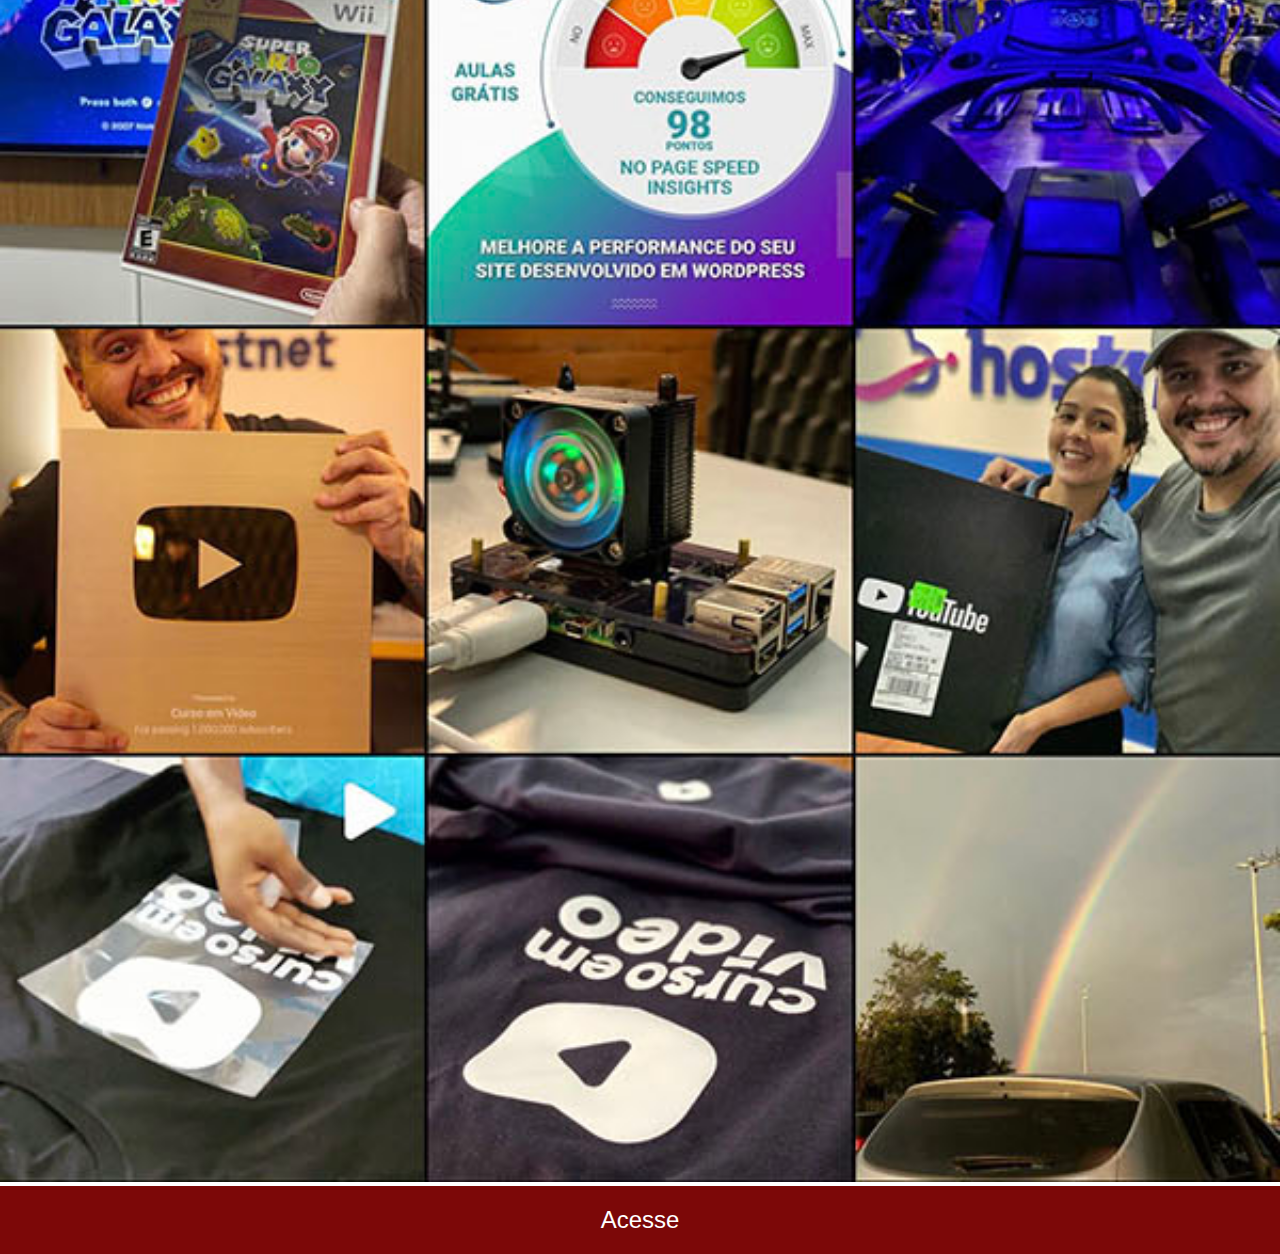
<file: insta.html>
<!DOCTYPE html>
<html lang="pt-br">
<head>
    <meta charset="UTF-8">
    <meta http-equiv="X-UA-Compatible" content="IE=edge">
    <meta name="viewport" content="width=device-width, initial-scale=1.0">
    <link rel="stylesheet" href="css/social.css">
    <title>Instagram</title>
</head>
<body>
    <img src="imagens/tela-instagram.jpg" alt="Instagram">
    <a href="https://www.instagram.com/alcaugusto1985/" target="_blank">Acesse</a>
</body>
</html>
</file>
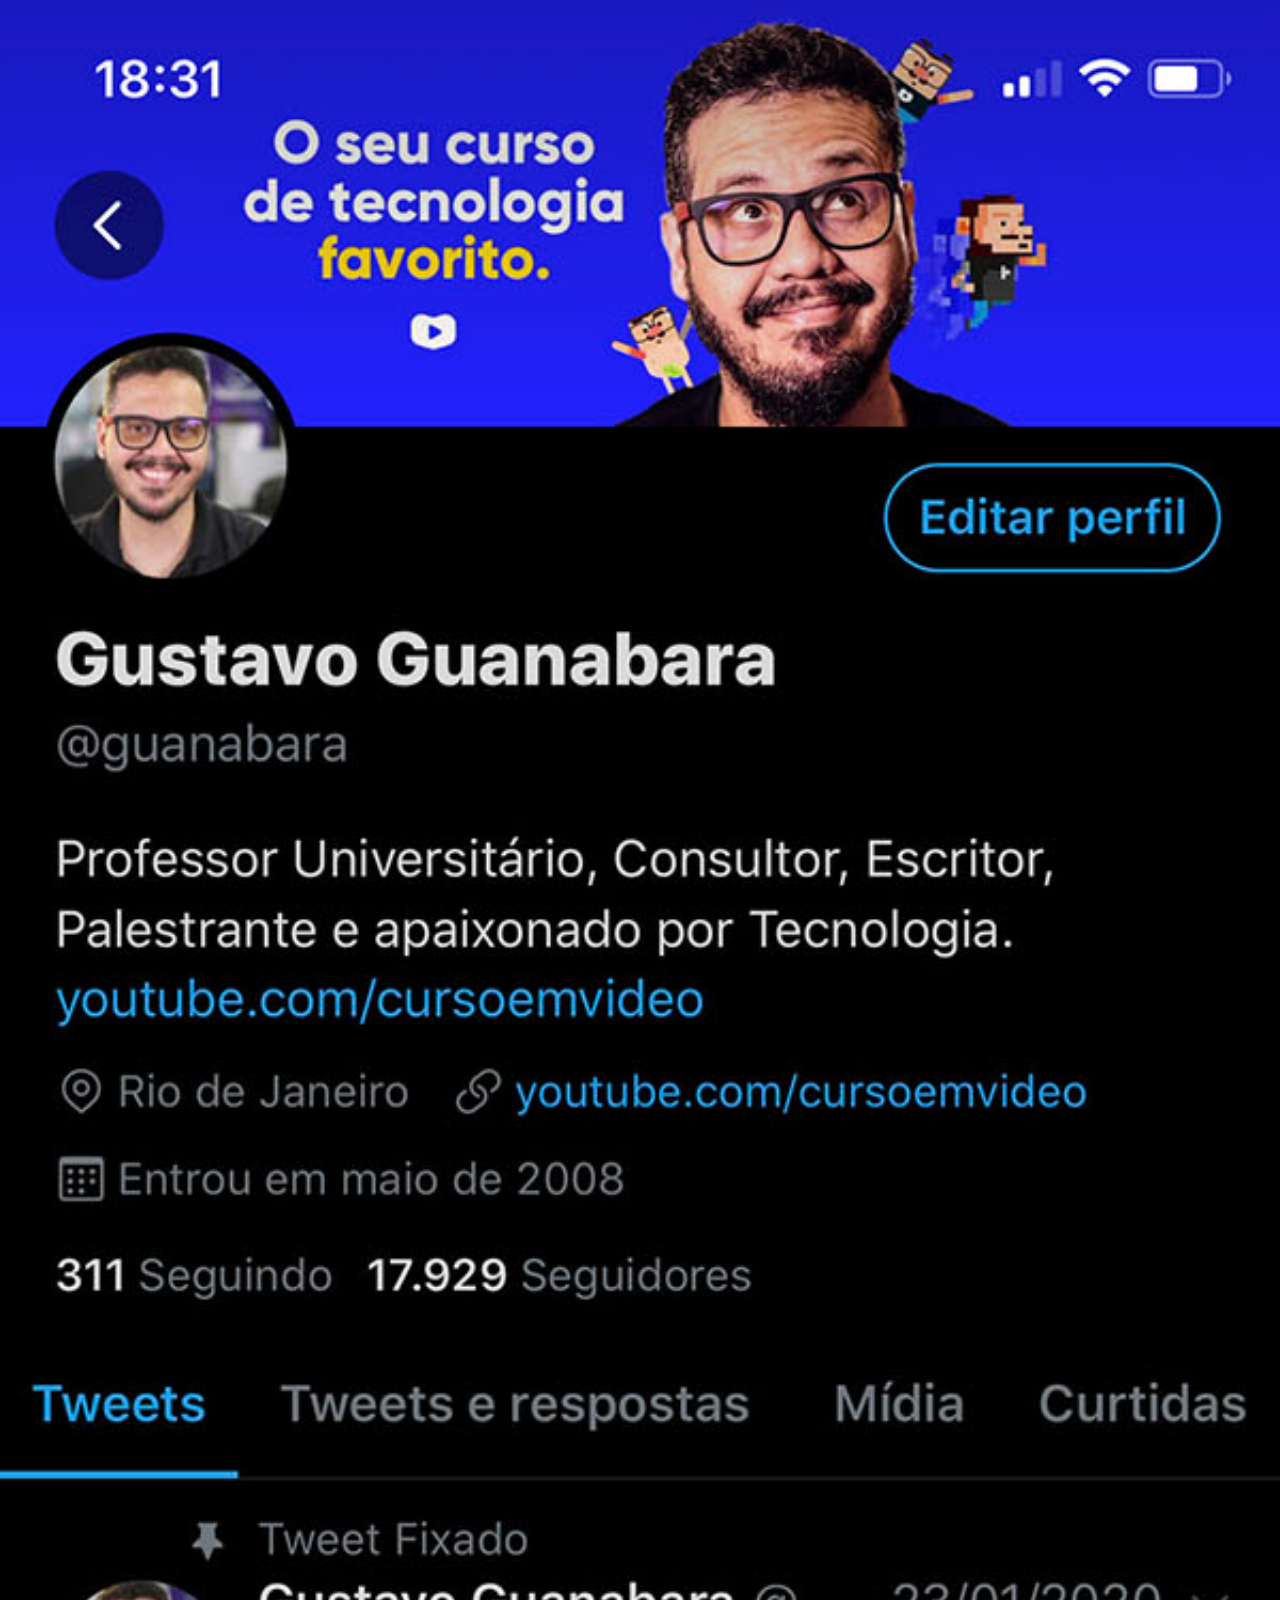
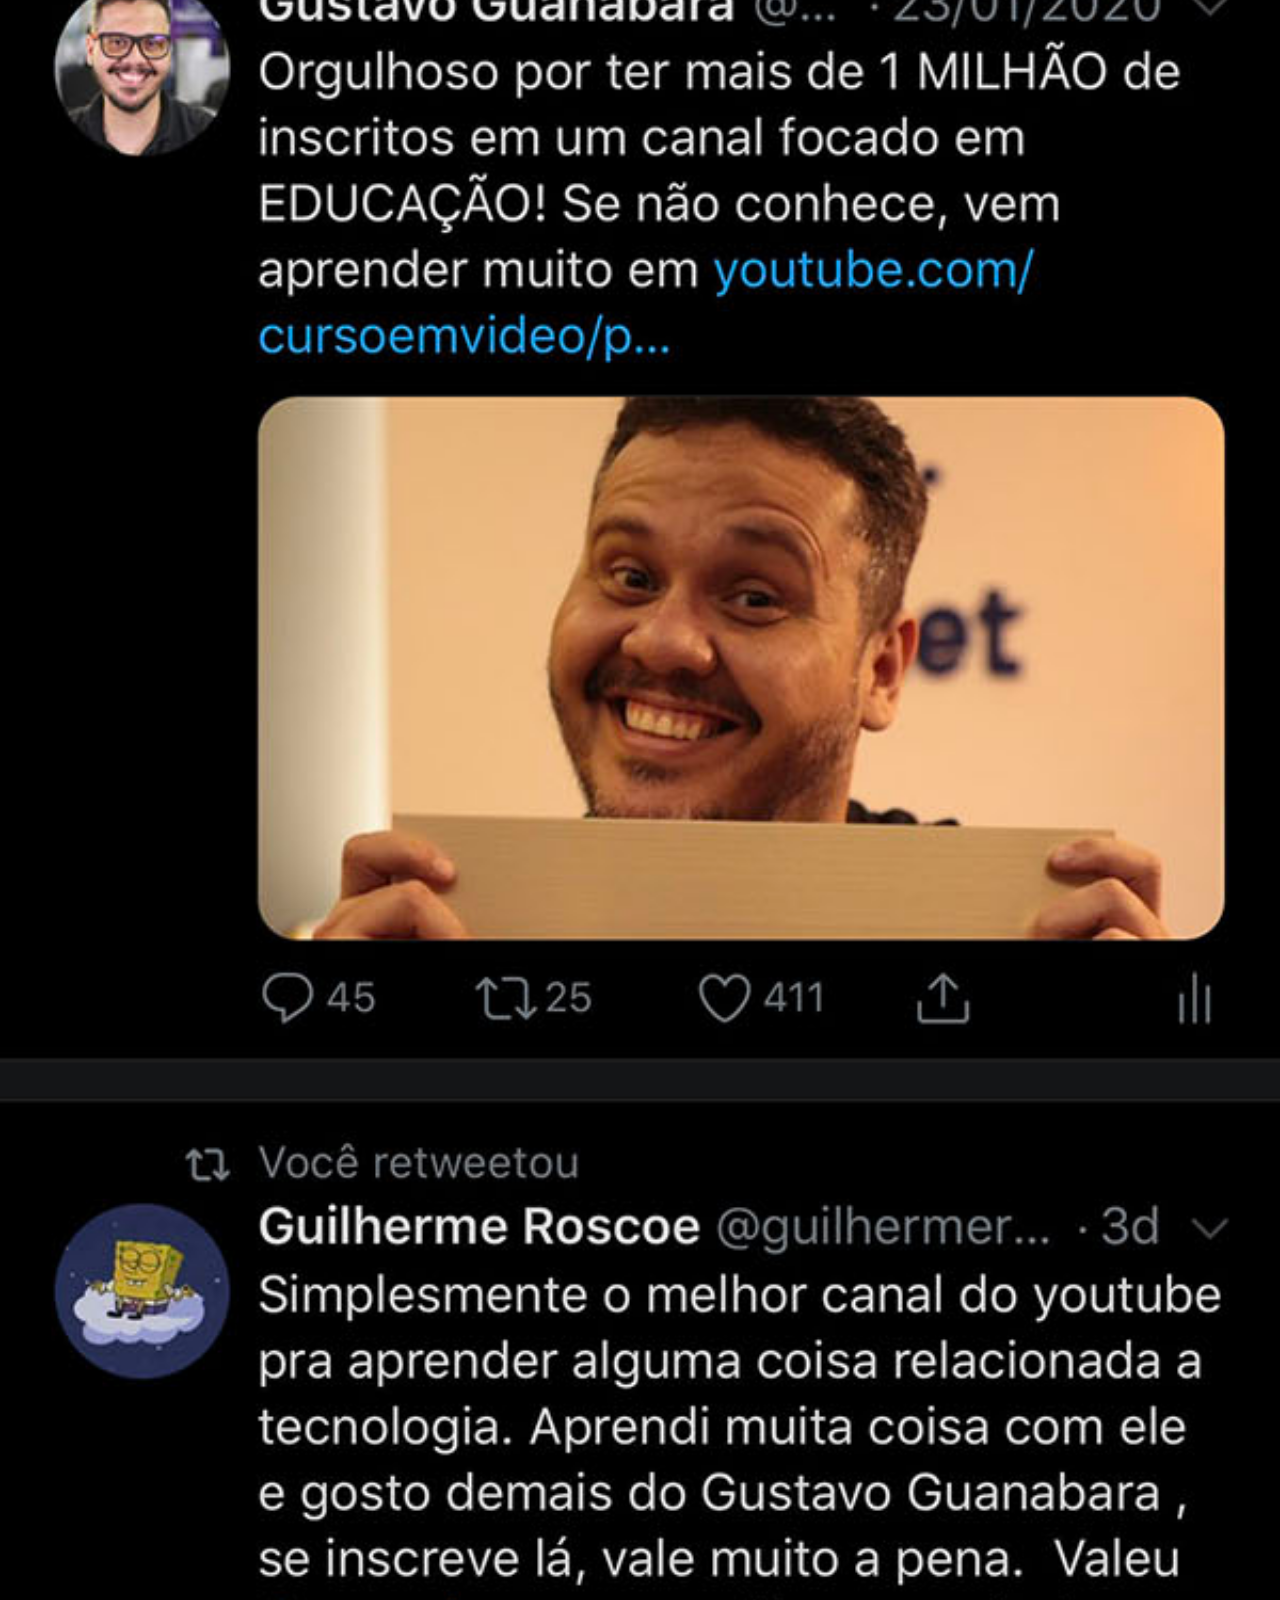
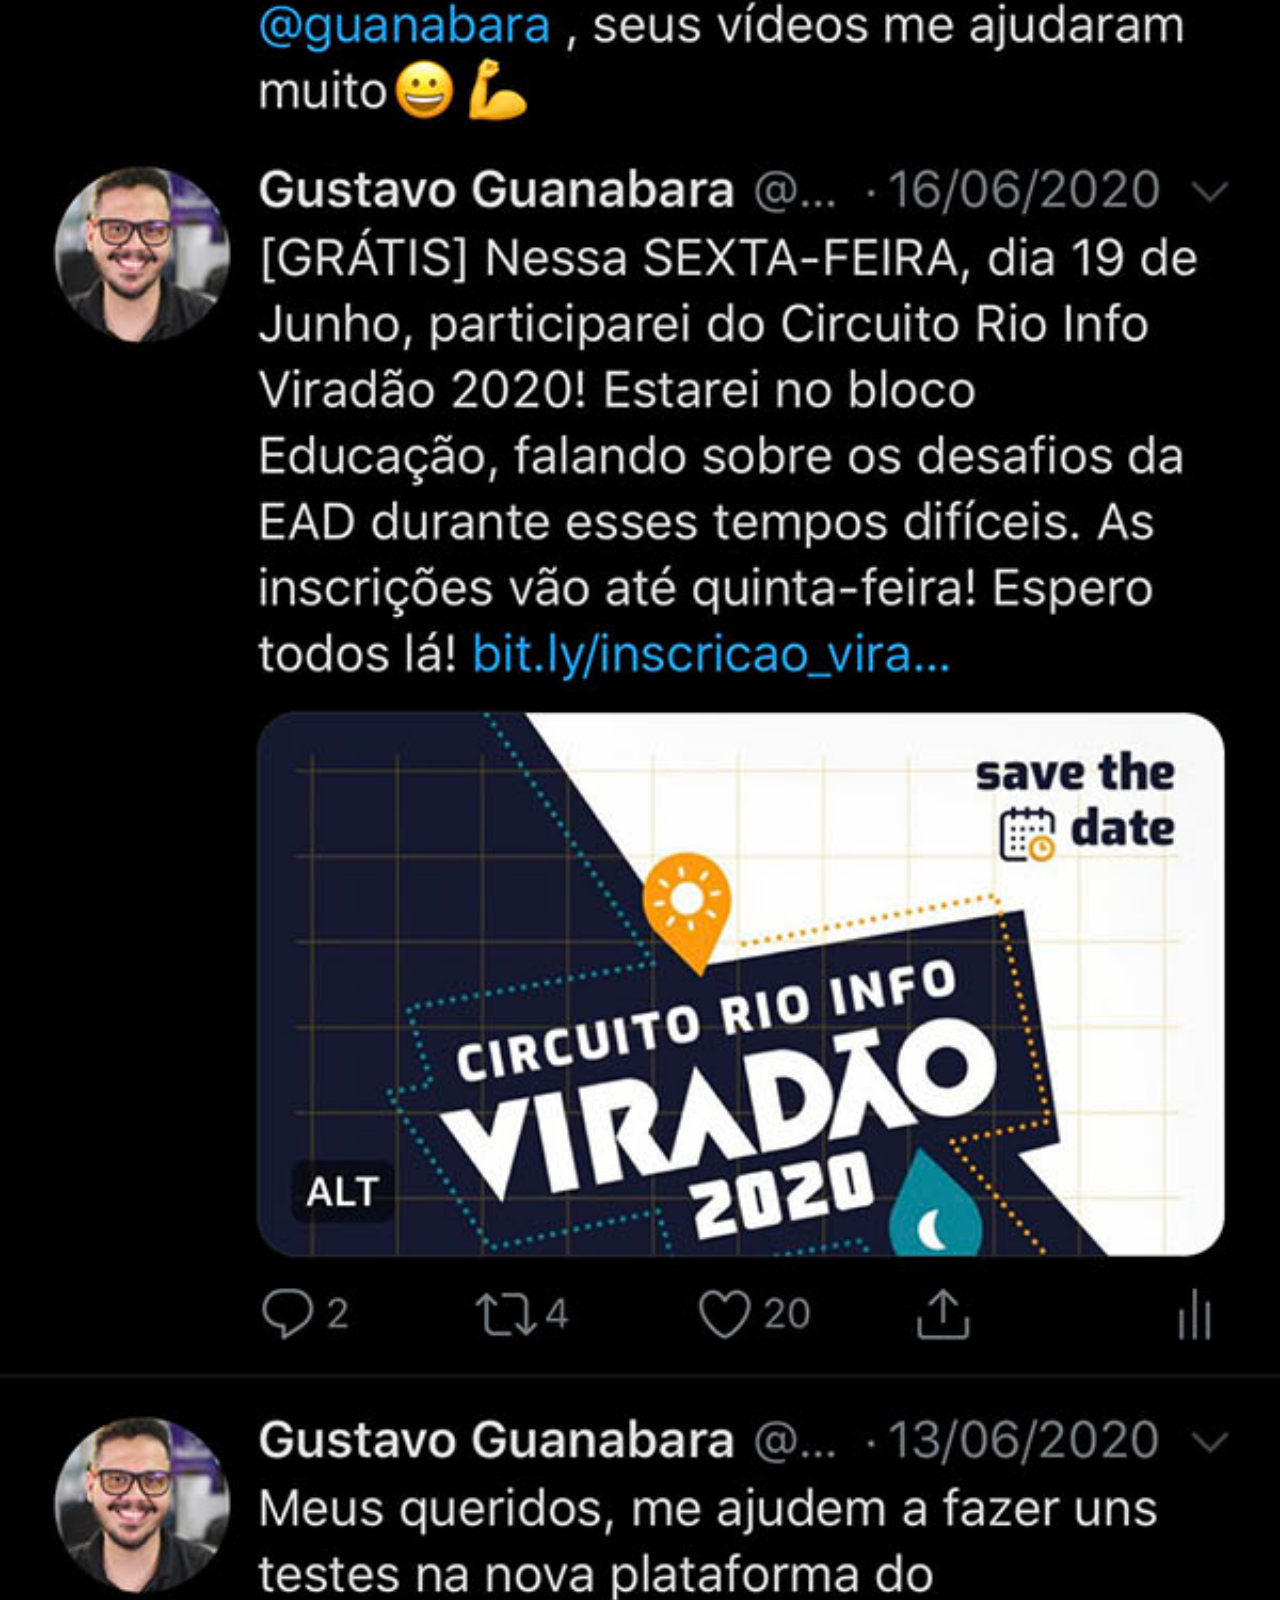
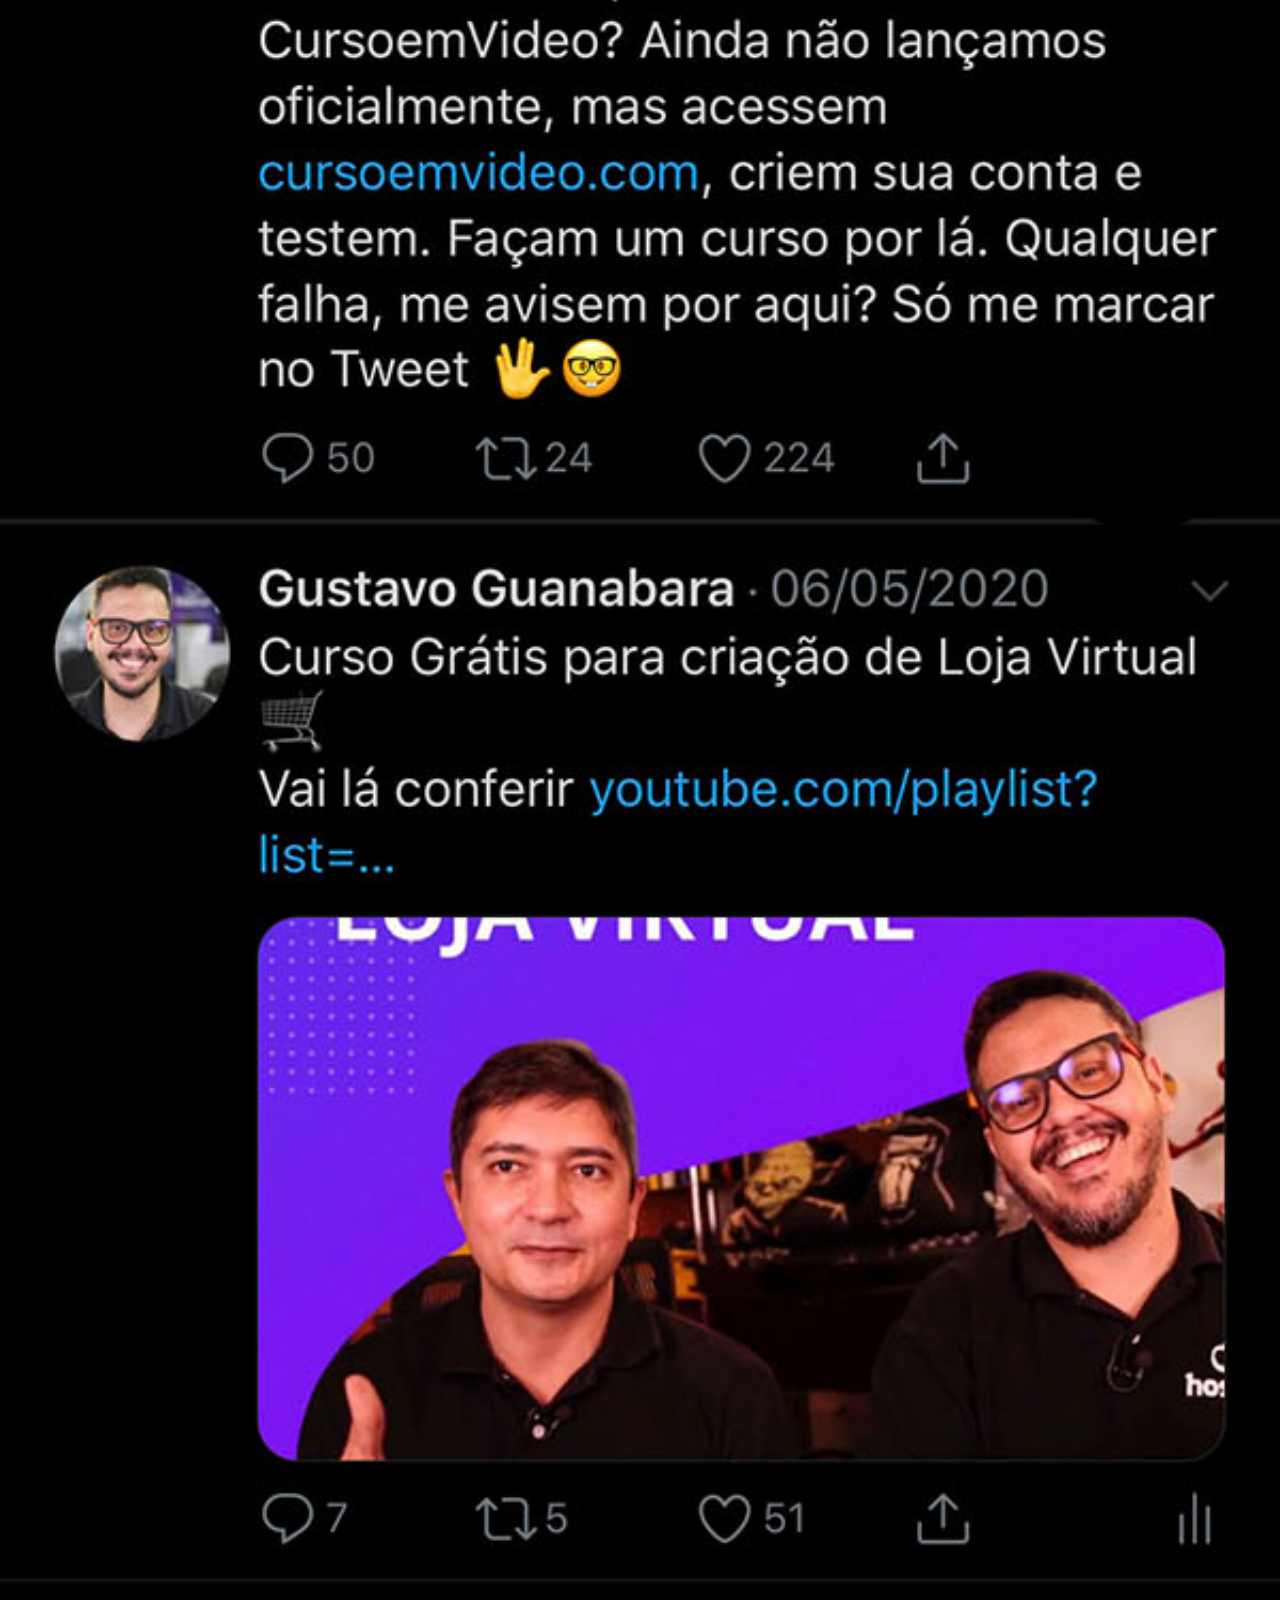
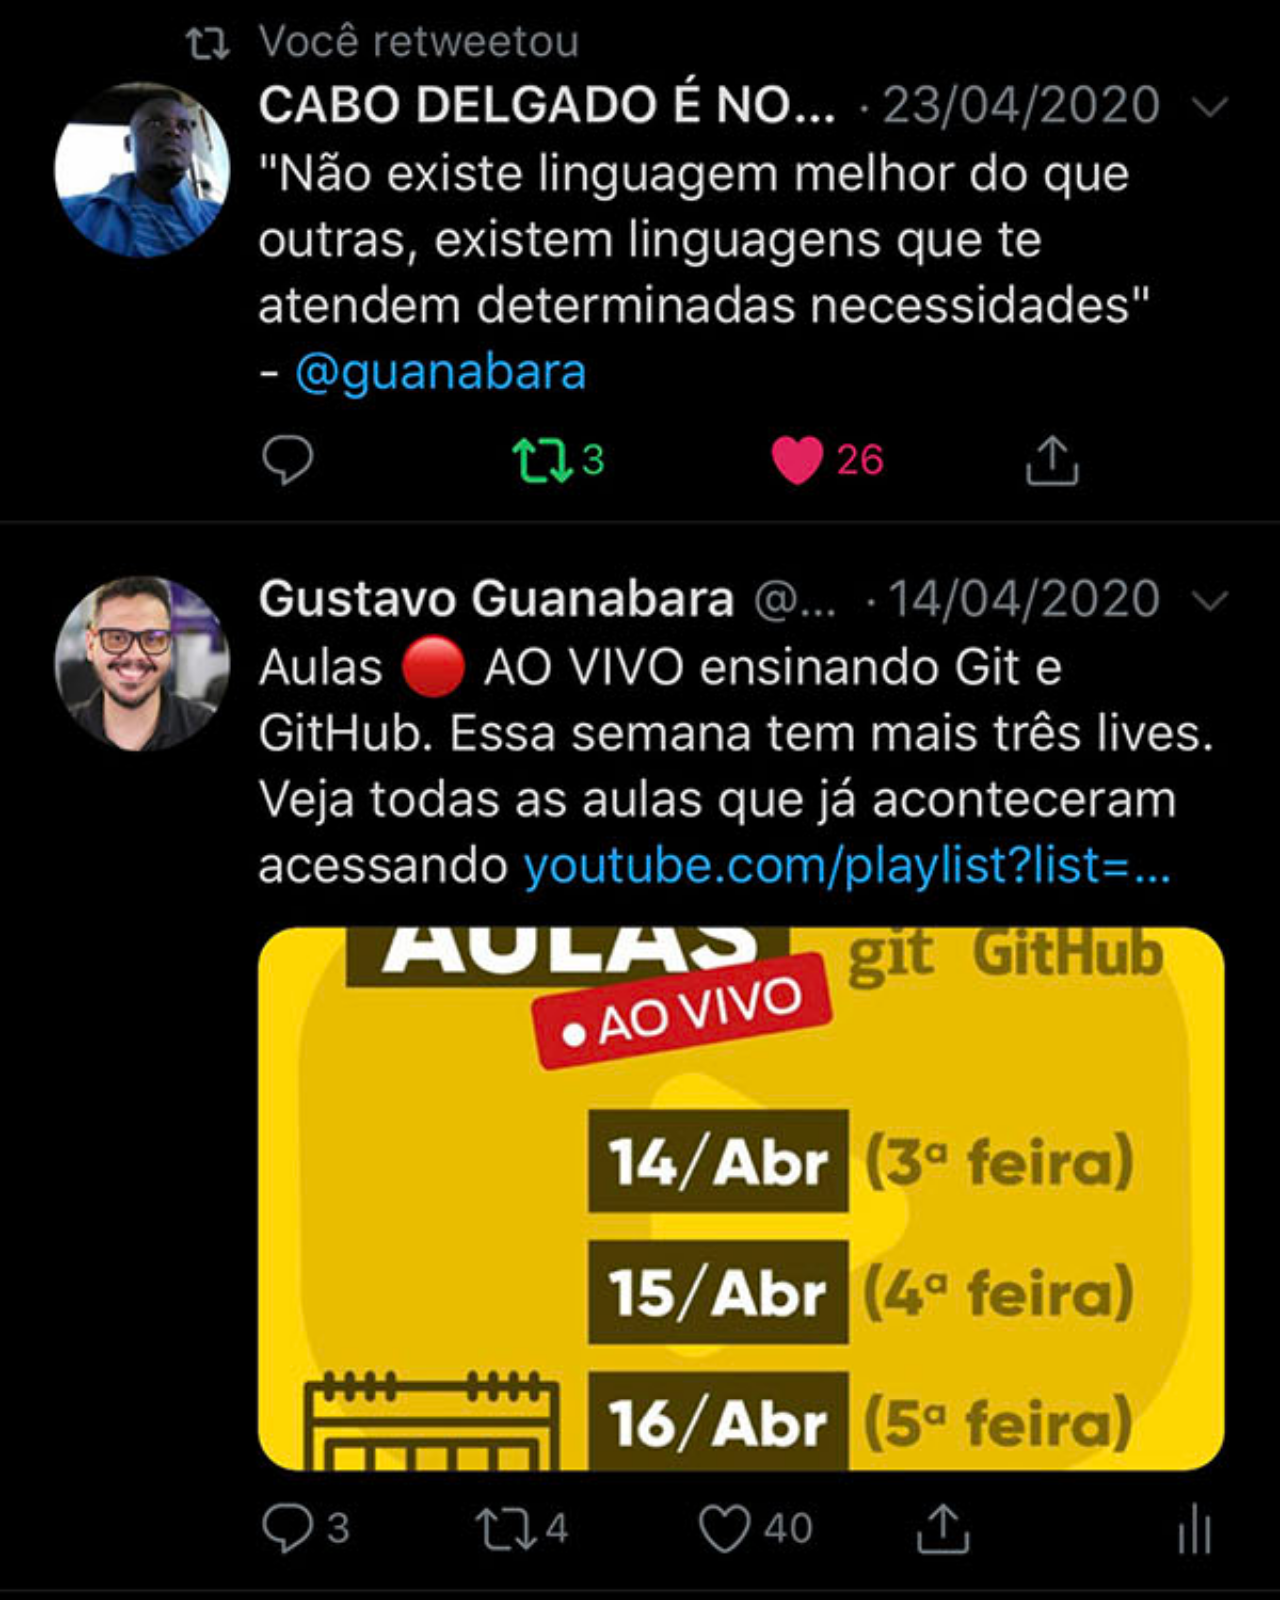
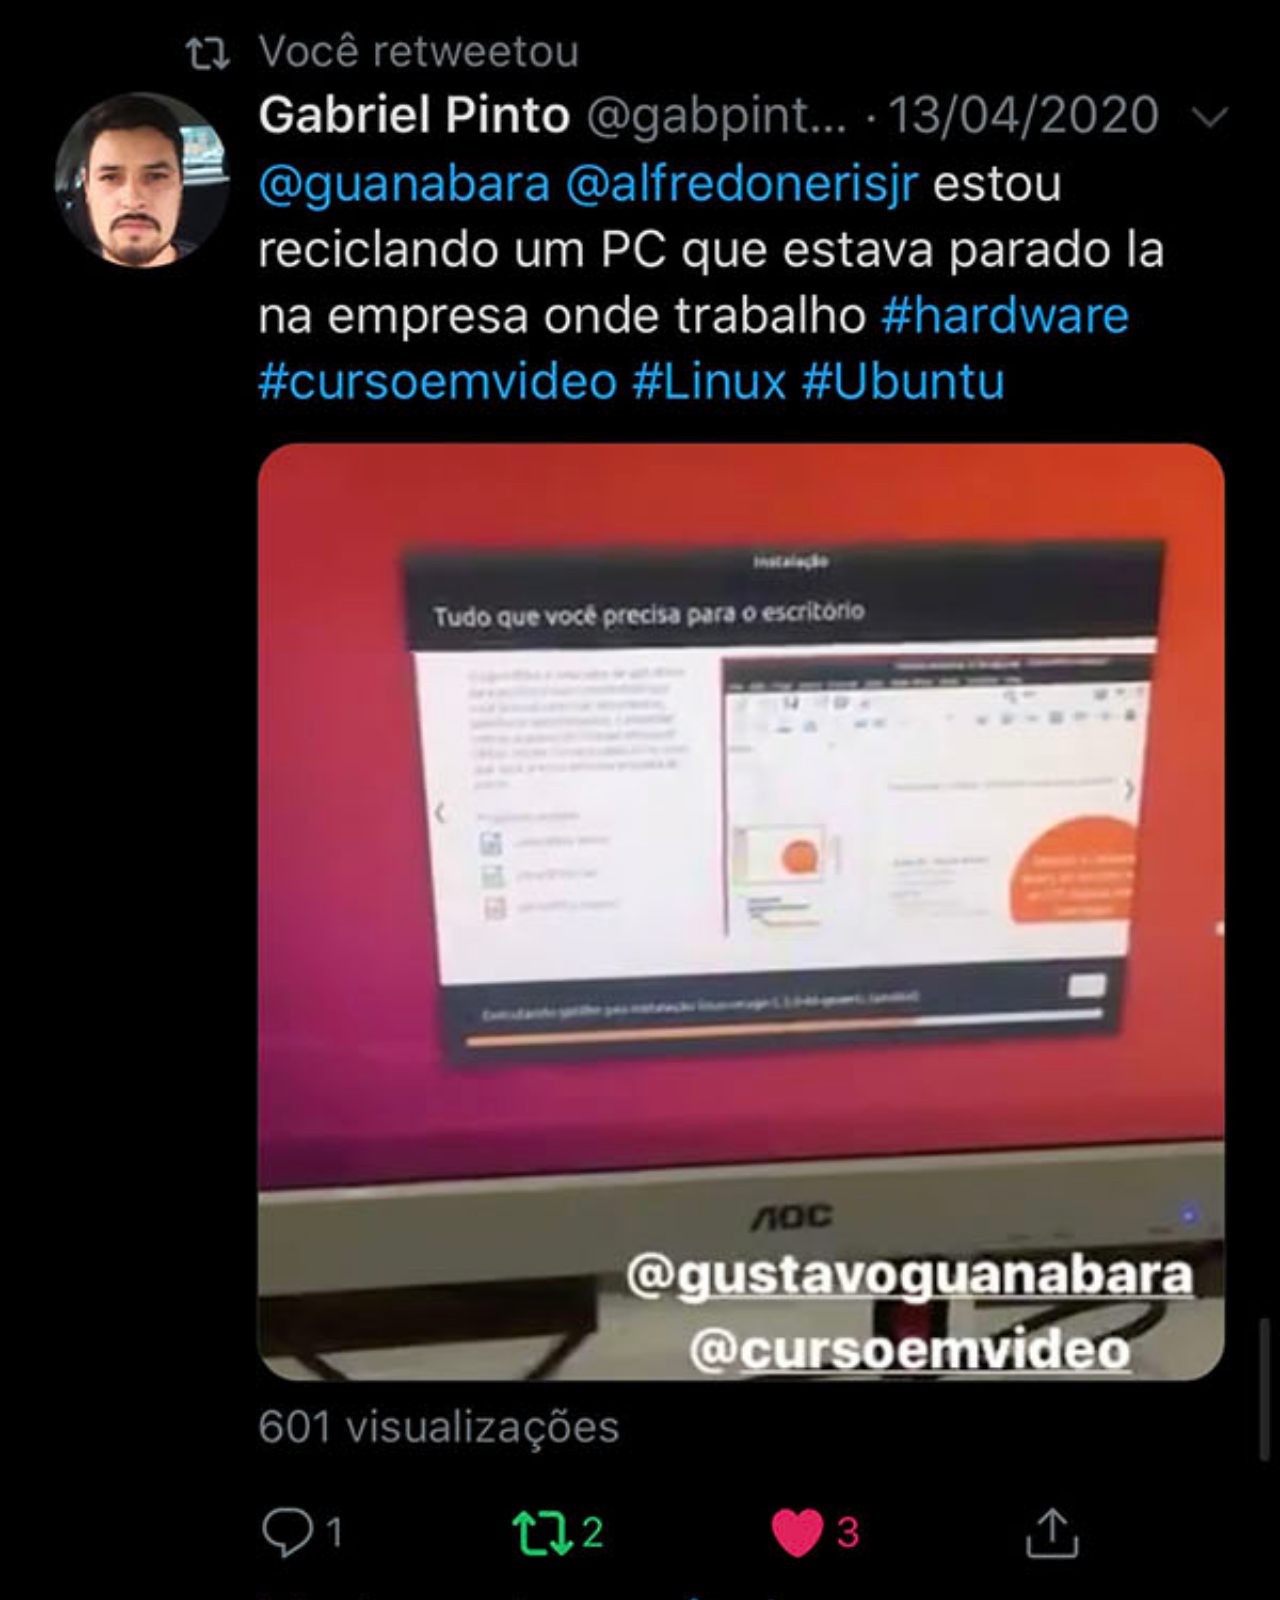
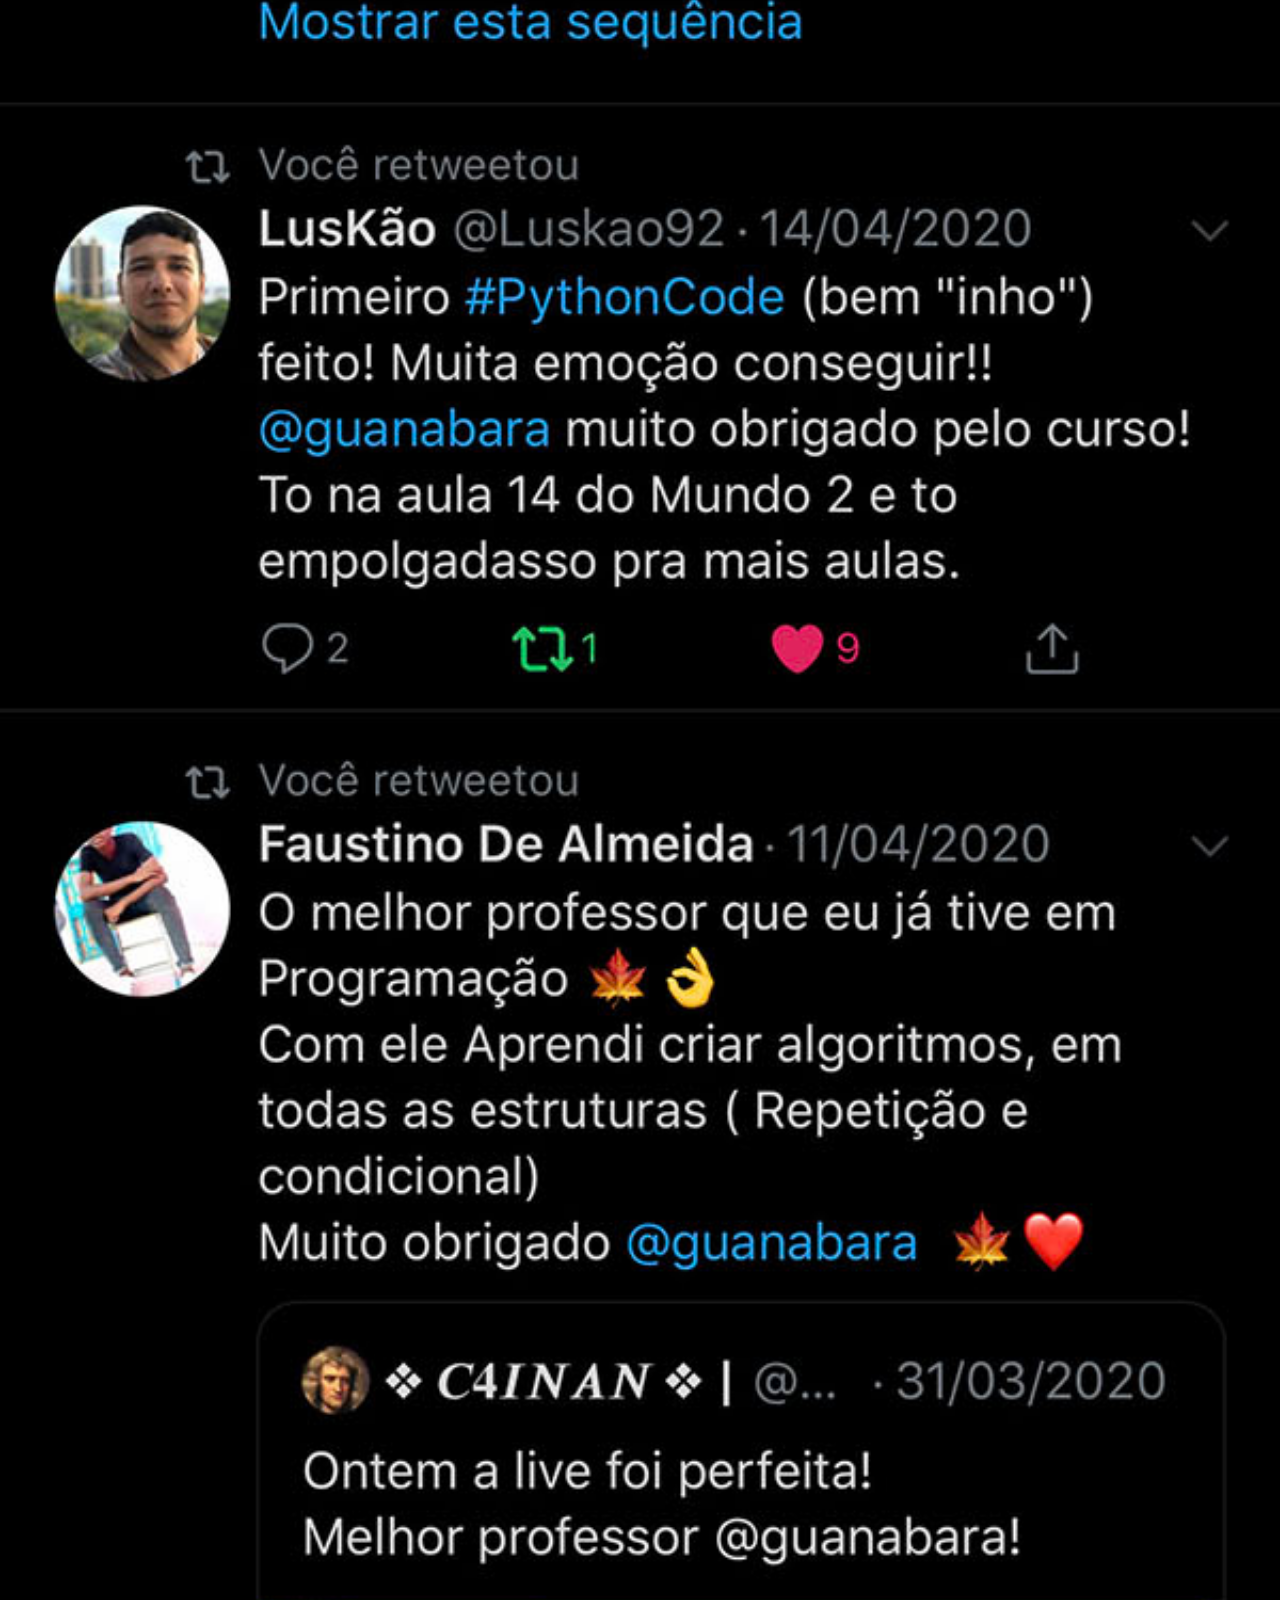
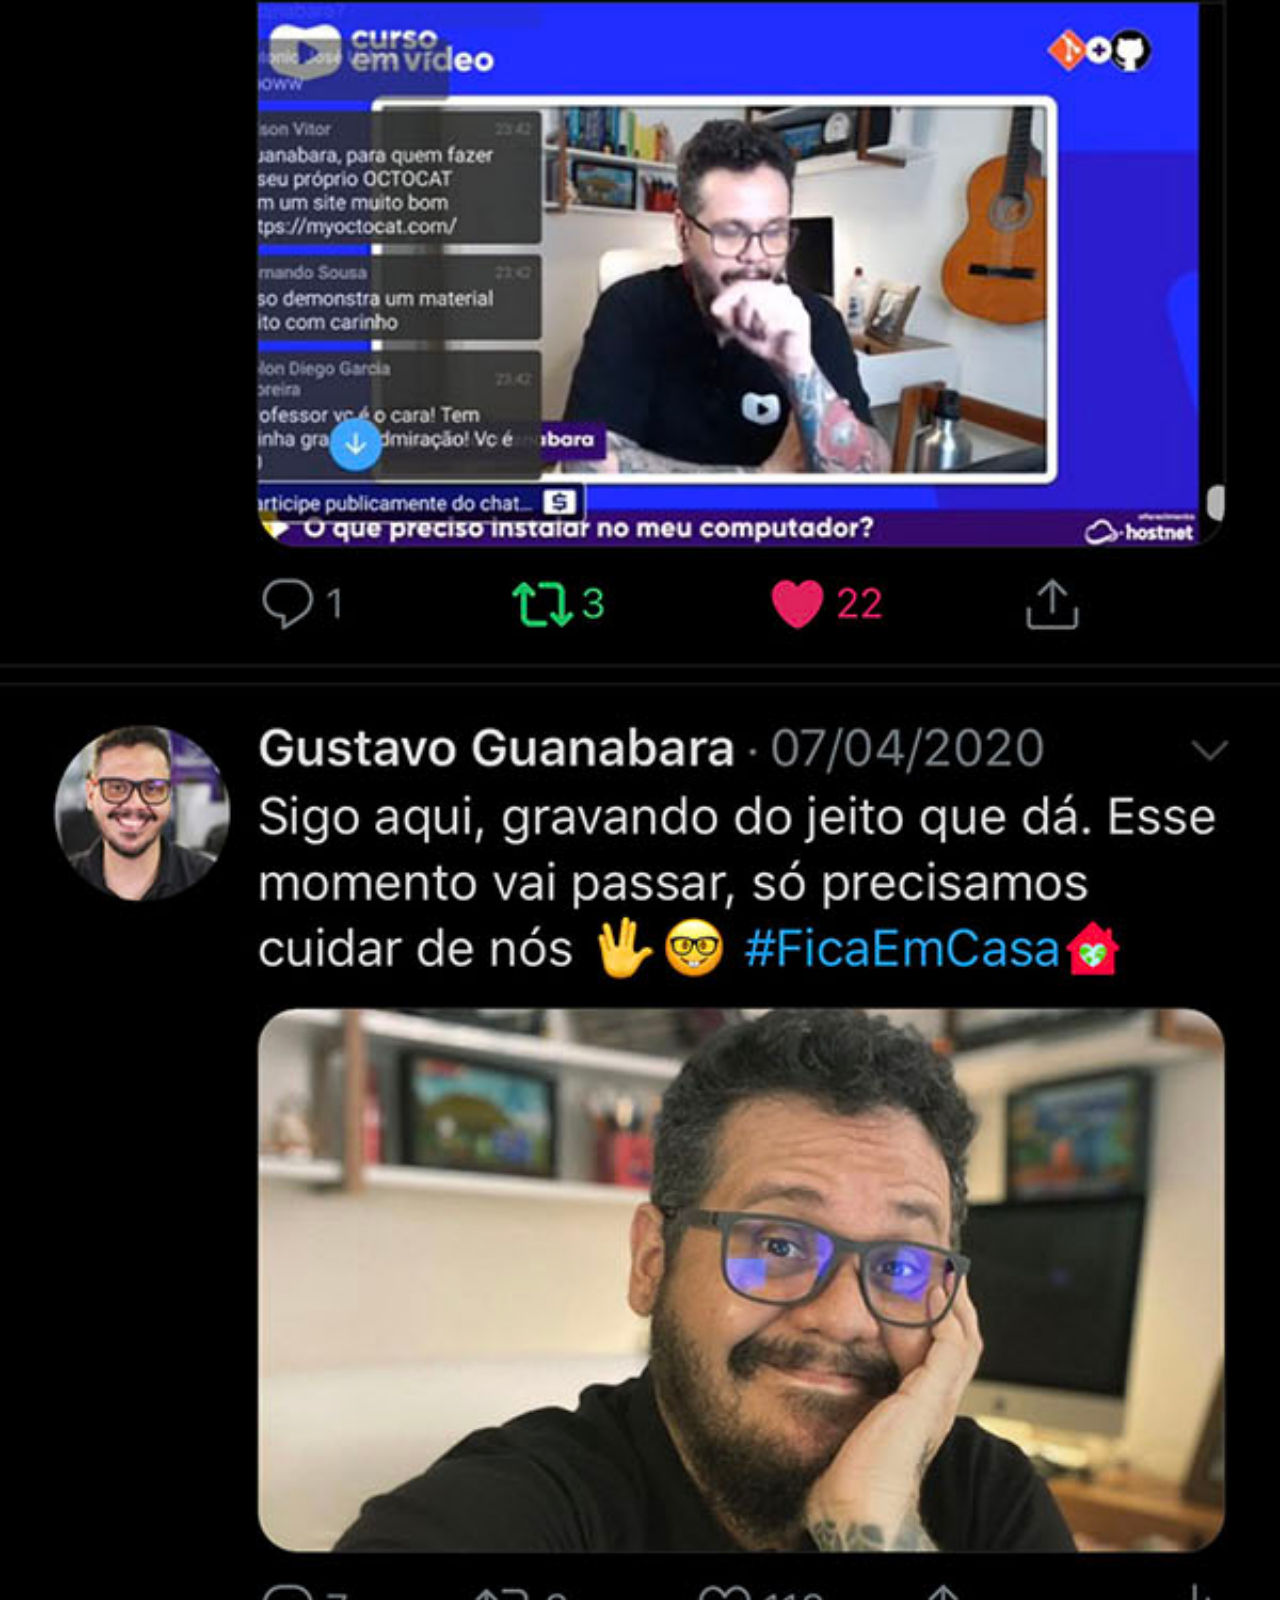
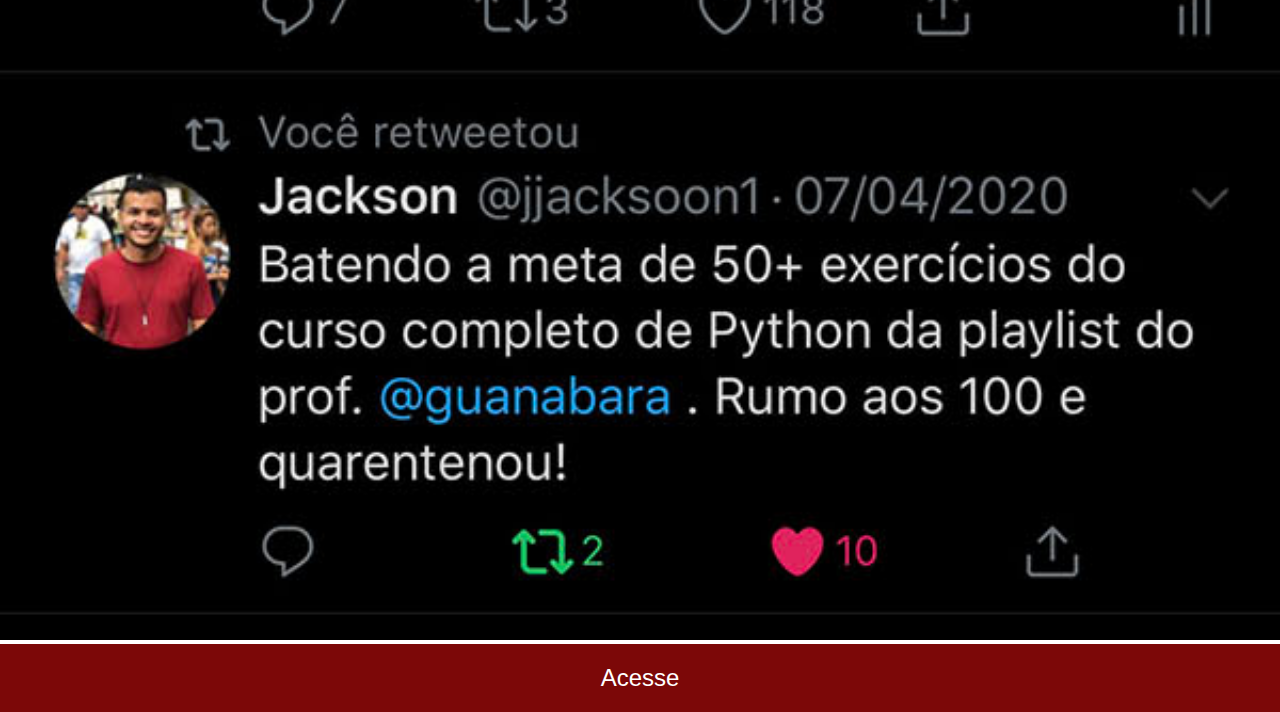
<file: twitter.html>
<!DOCTYPE html>
<html lang="pt-br">
<head>
    <meta charset="UTF-8">
    <meta http-equiv="X-UA-Compatible" content="IE=edge">
    <meta name="viewport" content="width=device-width, initial-scale=1.0">
    <link rel="stylesheet" href="css/social.css">
    <title>Twitter</title>
</head>
<body>
    <img src="imagens/tela-twitter.jpg" alt="Twitter">
    <a href="https://twitter.com/dedeco85" target="_blank">Acesse</a>
</body>
</html>
</file>
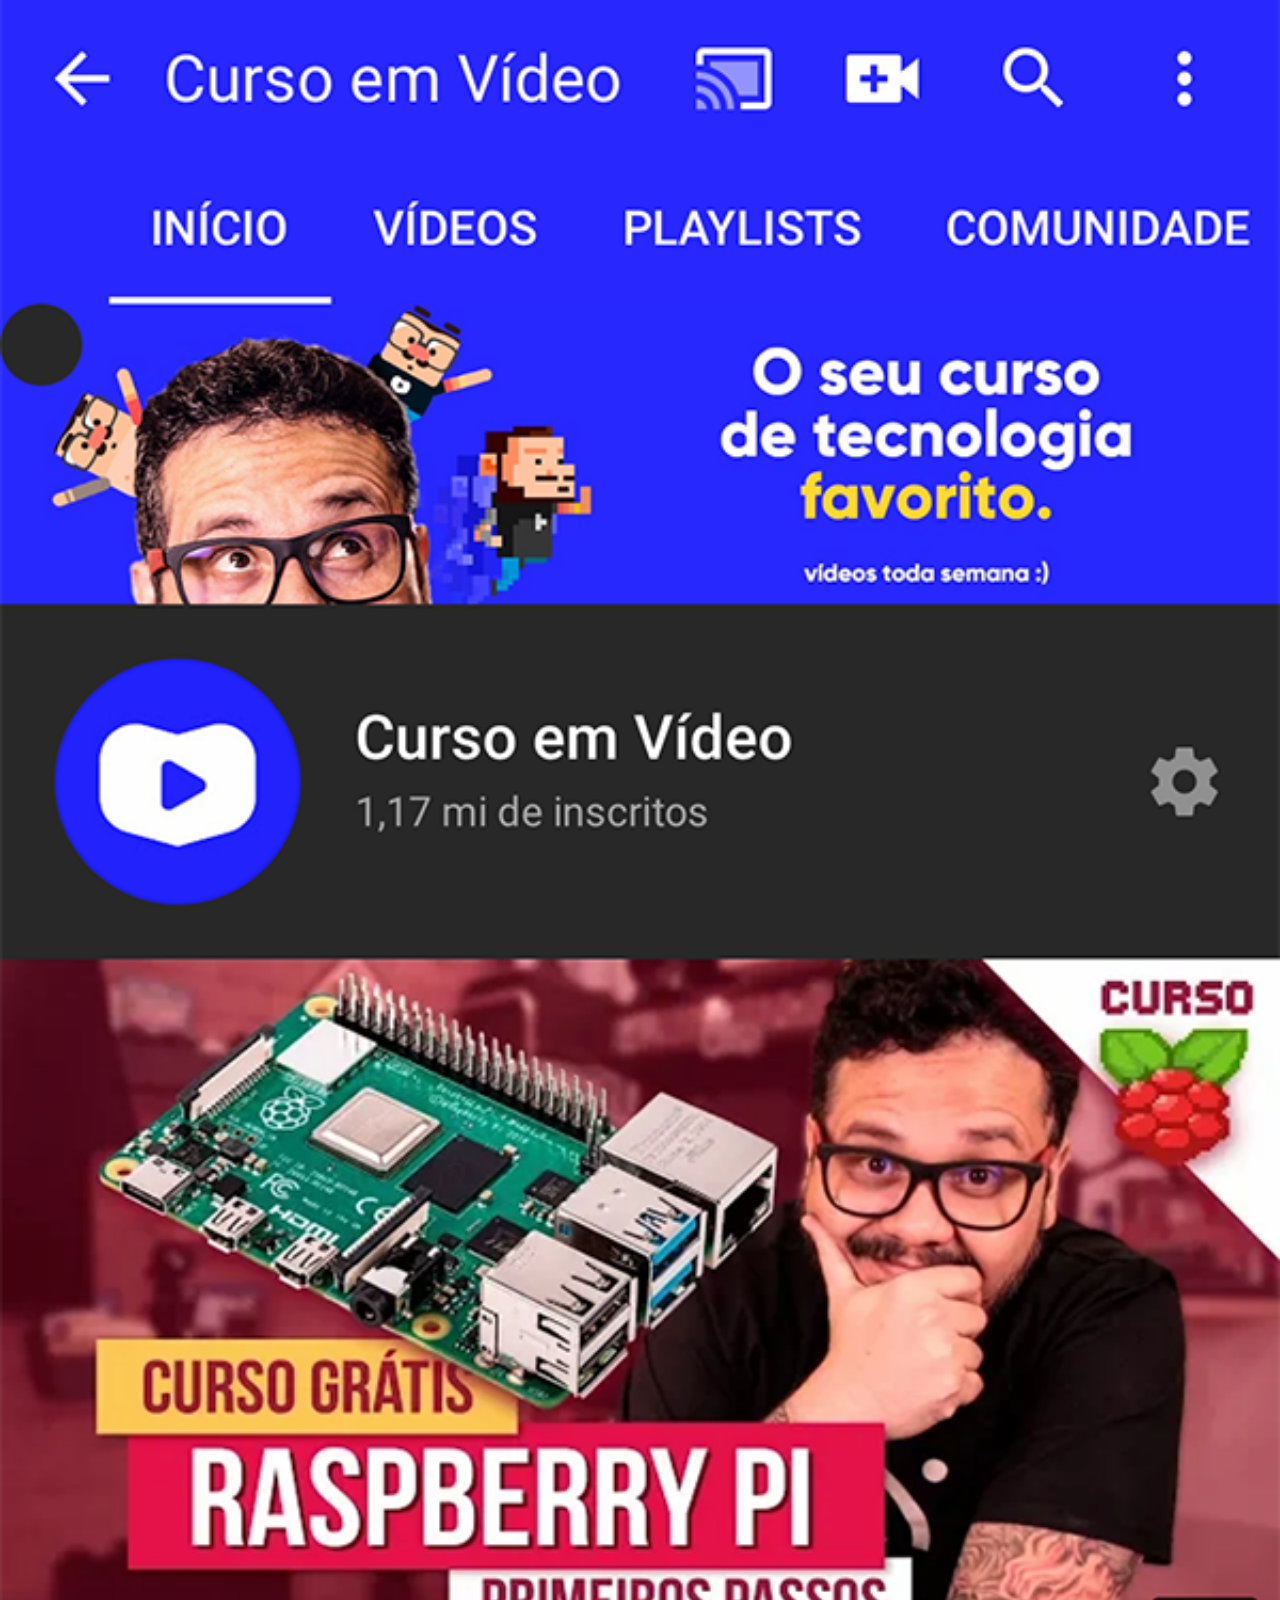
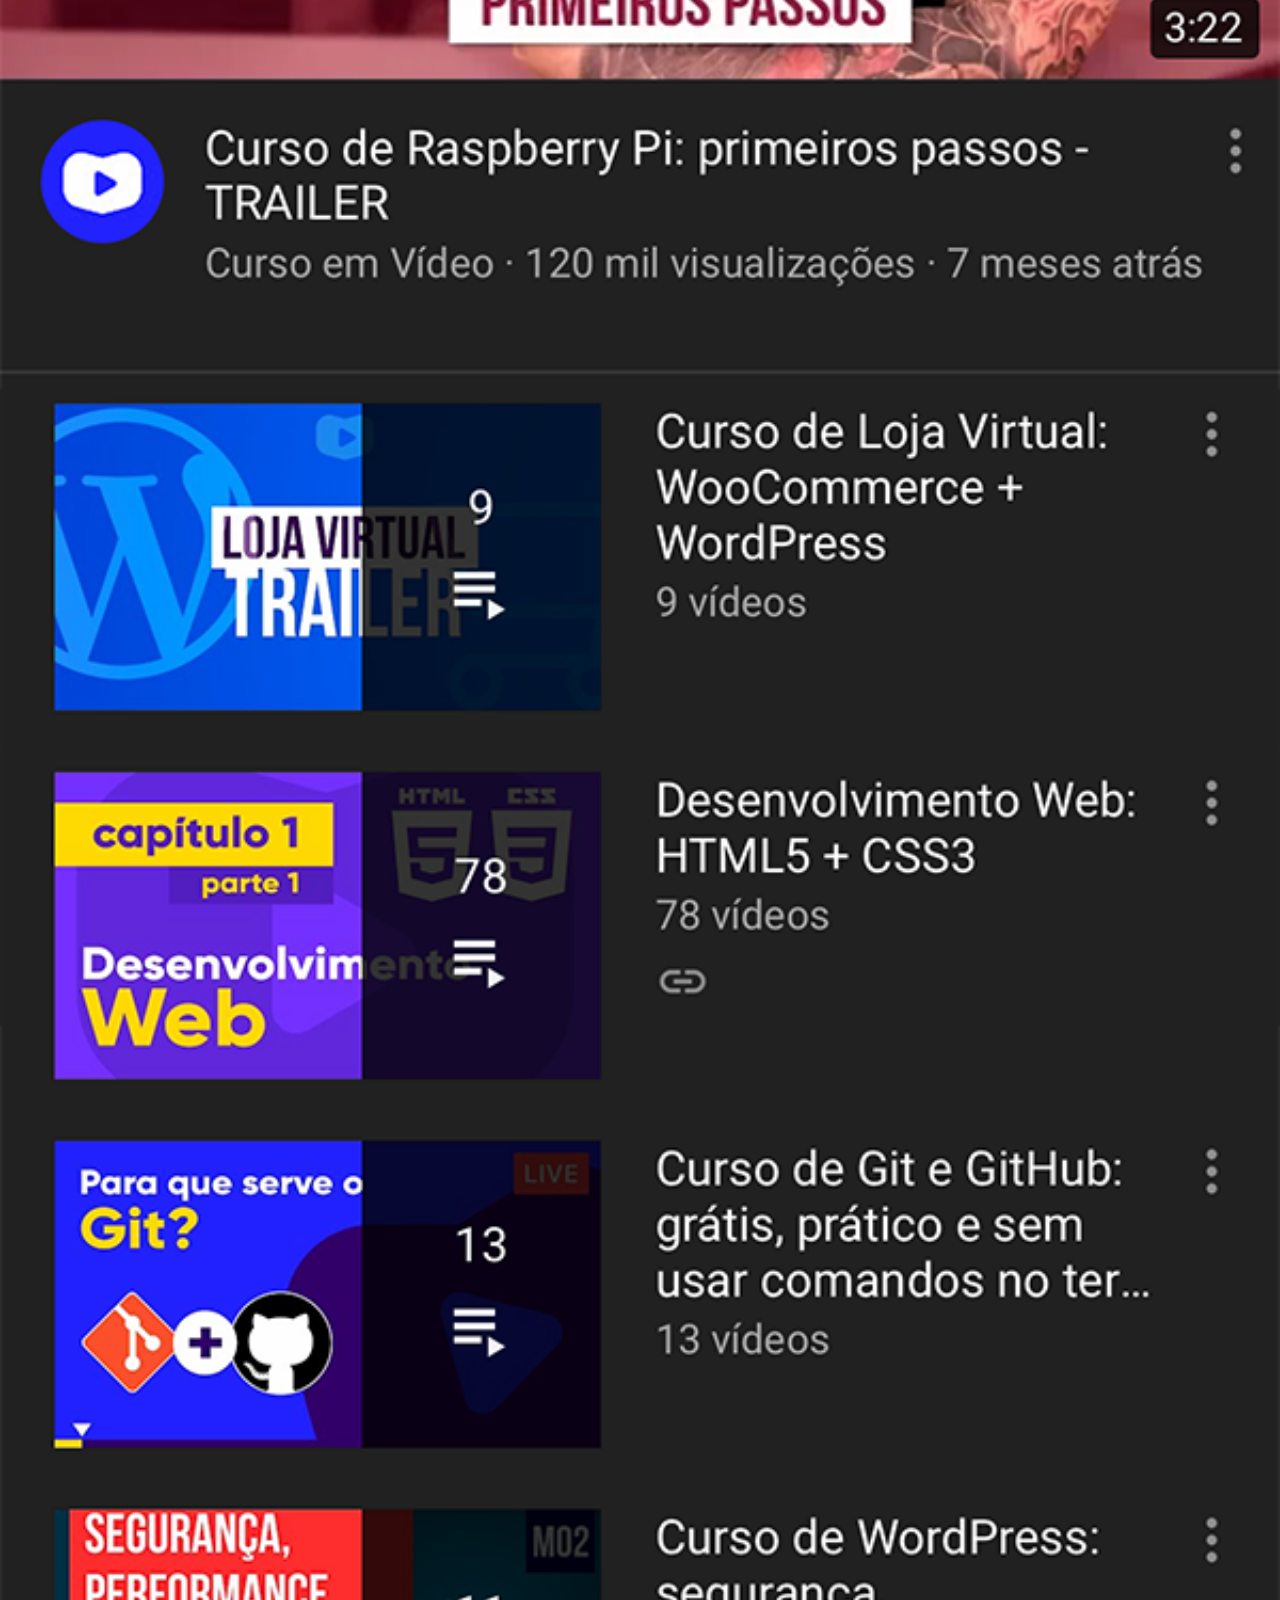
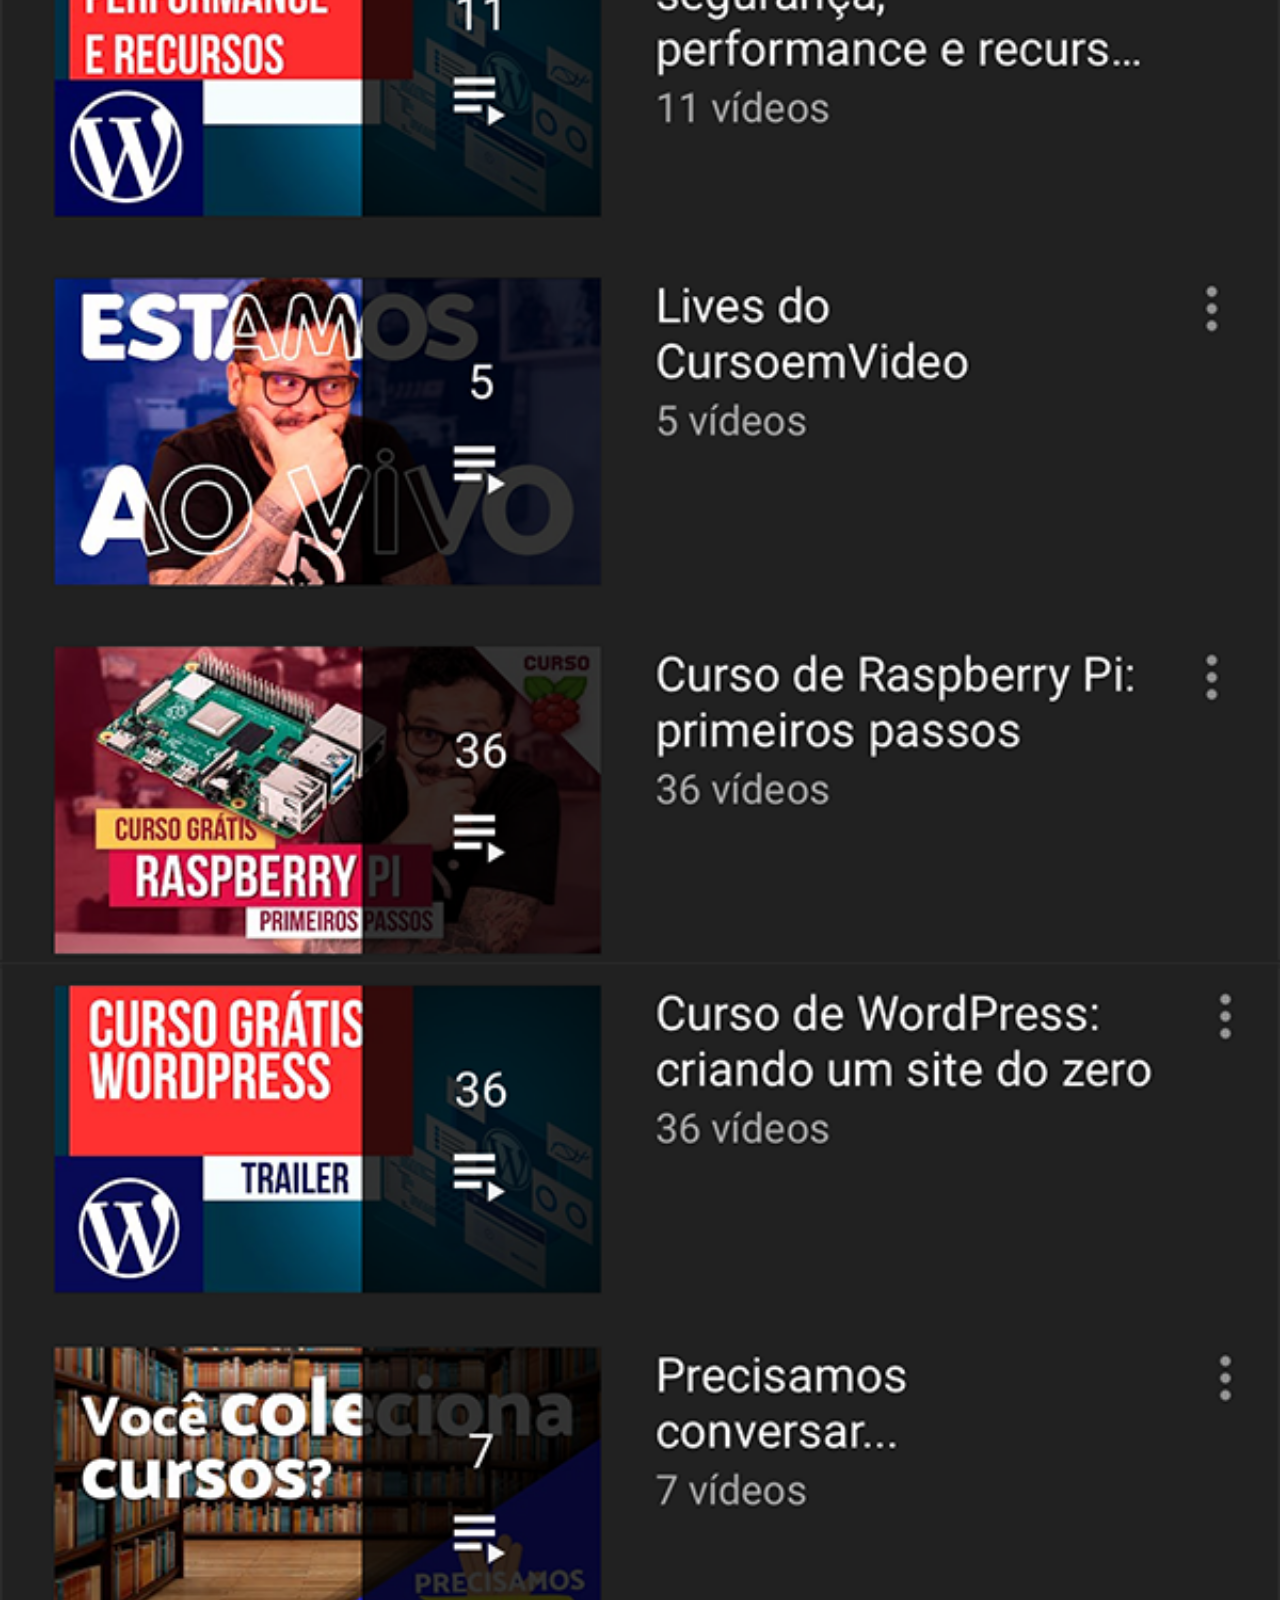
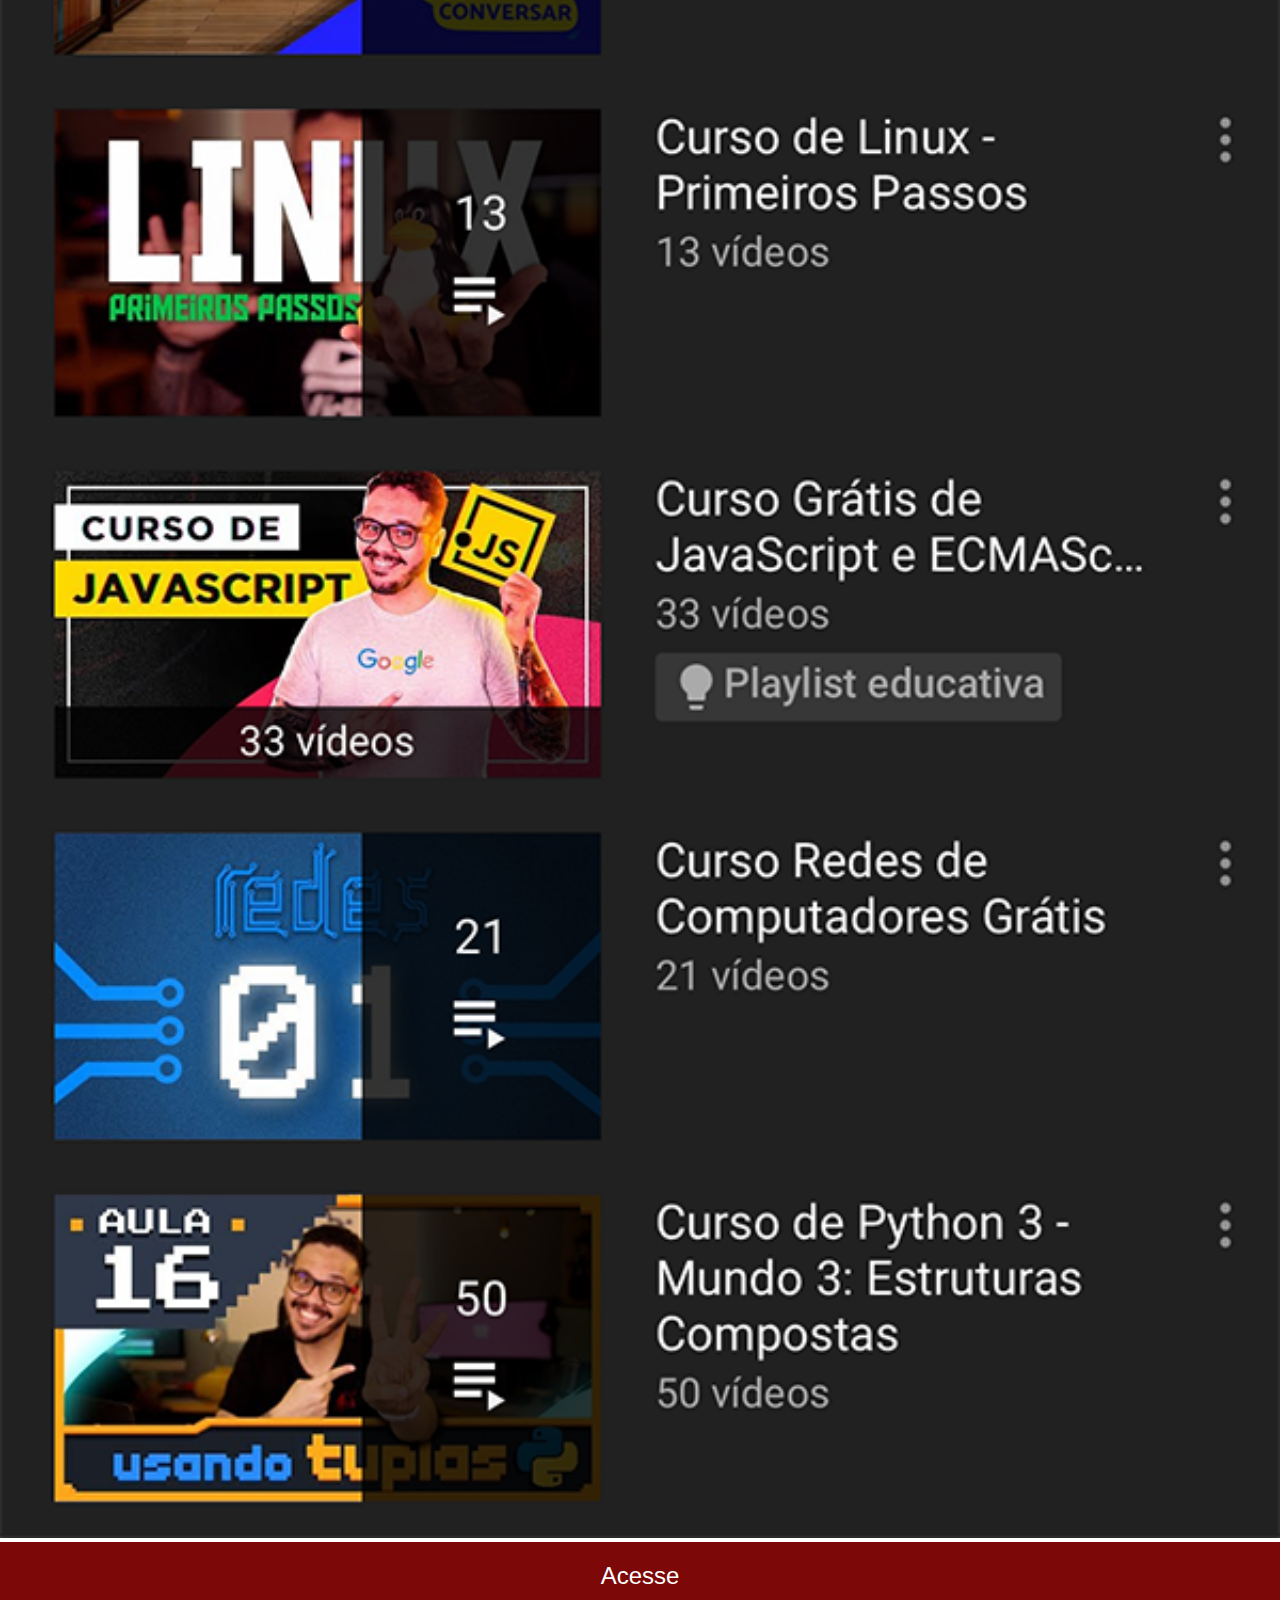
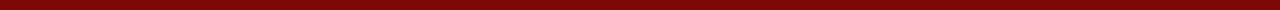
<file: youtube.html>
<!DOCTYPE html>
<html lang="pt-br">
<head>
    <meta charset="UTF-8">
    <meta http-equiv="X-UA-Compatible" content="IE=edge">
    <meta name="viewport" content="width=device-width, initial-scale=1.0">
    <link rel="stylesheet" href="css/social.css">
    <title>Youtube</title>
</head>
<body>
    <img src="imagens/tela-youtube.png" alt="Youtube">
    <a href="https://www.youtube.com/@CursoemVideo">Acesse</a>
</body>
</html>
</file>
<file: css/style.css>
@charset "UTF-8";

* {
    margin: 0px;
    padding: 0px;
}

body {
    height: 100vh;
    min-height: 580px;
    width: 100vw;
    min-width: 480px;
    background-image: url('../imagens/fundo-madeira.jpg');
    background-position: top center;
    background-repeat: no-repeat;
    background-attachment: fixed;
    background-size: cover;
}

#telefone {
    position: absolute;
    top: 50%;
    left: 50%;
    transform: translate(-50%, -50%);
    height: 627px;
    width: 310px;
    background-image: url('../imagens/frame-iphone.png');
    background-repeat: no-repeat;
    background-attachment: fixed;
}

#rede-social {
    height: 600px;
    width: 80px;
    margin-top: 95px;
    position: relative;
    float: right;
    display: block;
}

.btn {
    margin: 0px 25px 30px 0px;
    display: block;
    width: 65px;
    border-radius: 50%;
    box-shadow: 5px 5px 5px #0000004d;
}

.btn:hover {
    transform: translate(-3px, -3px);
    transition: 0.3s;
}

.frame {
    left: 22px;
    top: 79px;
    position: relative;
    width: 268px;
    height: 472px;
}
</file>
<file: css/social.css>
@charset "UTF-8";

* {
    font-family: Arial, Helvetica, sans-serif;
    margin: 0px;
    padding: 0px;
}

body {
    height: 100vh;
    width: 100vw;
    background-repeat: no-repeat;
    background-position: top center;
    background-size: cover;
}

body::-webkit-scrollbar {
    display: none;
}

img {
    width: 100vw;
}

a {
    display: block;
    background-color: #7c0808;
    text-align: center;
    text-decoration: none;
    color: #fff;
    padding: 20px;
    font-size: 1.5em;
}

a:hover {
    font-weight: bold;
}
</file>
